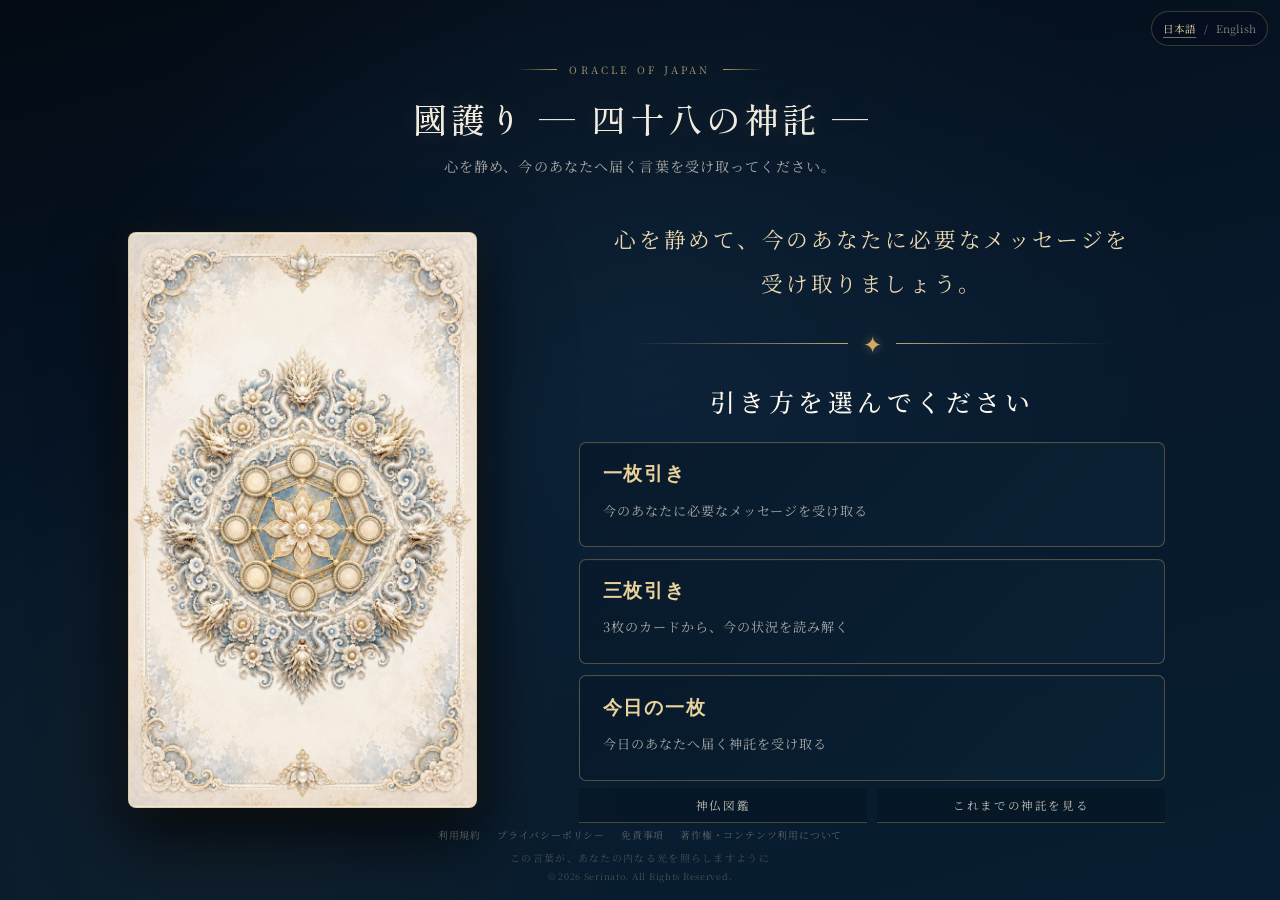
<file: index.html>
<!doctype html>
<html lang="ja">
  <head>
    <meta charset="UTF-8" />
    <meta name="viewport" content="width=device-width, initial-scale=1.0, maximum-scale=1.0, user-scalable=no" />
    <meta name="description" content="静かな心で一枚を引く、和モダンなオラクルカードアプリ" />
    <meta name="theme-color" content="#061226" />
    <meta name="mobile-web-app-capable" content="yes" />
    <meta name="apple-mobile-web-app-capable" content="yes" />
    <meta name="apple-mobile-web-app-status-bar-style" content="black-translucent" />
    <meta name="apple-mobile-web-app-title" content="國護り" />
    <title>國護り ― 四十八の神託 ― | Oracle Card</title>
    <link rel="manifest" href="manifest.webmanifest" />
    <link rel="icon" type="image/png" sizes="32x32" href="images/icons/app-icon-32.png" />
    <link rel="apple-touch-icon" sizes="120x120" href="images/icons/app-icon-120.png" />
    <link rel="apple-touch-icon" sizes="152x152" href="images/icons/app-icon-152.png" />
    <link rel="apple-touch-icon" sizes="167x167" href="images/icons/app-icon-167.png" />
    <link rel="apple-touch-icon" sizes="180x180" href="images/icons/app-icon-180.png" />
    <link rel="preload" as="image" href="images/icons/app-icon-192.png" />
    <link rel="stylesheet" href="style.css?v=20260909-15" />
    <!-- 読み込み順: データ → SPECIAL演出 → 各機能 → 起動 -->
    <script src="js/card-data.js?v=20260908-2" defer></script>
    <script src="js/translations-en.js?v=20260908-7" defer></script>
    <script src="js/encyclopedia-data.js?v=20260908-1" defer></script>
    <script src="js/i18n.js?v=20260903-6" defer></script>
    <script src="js/analytics.js?v=20260903-3" defer></script>
    <script src="js/special-effects.js" defer></script>
    <script src="js/shuffle-effects.js" defer></script>
    <script src="js/card-modal.js?v=20260908-2" defer></script>
    <script src="js/three-card-shuffle.js?v=20260908-16" defer></script>
    <script src="js/encyclopedia.js?v=20260908-5" defer></script>
    <script src="js/navigation.js?v=20260908-2" defer></script>
    <script src="js/one-card.js?v=20260903-18" defer></script>
    <script src="js/three-card-reading-engine.js?v=20260903-1" defer></script>
    <script src="js/three-card.js?v=20260903-19" defer></script>
    <script src="js/daily-oracle.js?v=20260908-20" defer></script>
    <script src="js/history.js?v=20260908-2" defer></script>
    <script src="js/image-protection.js" defer></script>
    <script src="js/app.js?v=20260908-1" defer></script>
    <script src="js/launch-screen.js?v=20260831-16" defer></script>
    <script src="js/pwa.js?v=20260908-3" defer></script>
  </head>
  <body>
    <div class="launch-screen" id="launch-screen" role="status" aria-label="國護りを起動しています">
      <div class="launch-screen__center">
        <img class="launch-screen__icon" src="images/icons/app-icon-192.png" alt="" />
        <p class="launch-screen__title">國護り</p>
        <p class="launch-screen__subtitle">四十八の神託</p>
      </div>
      <p class="launch-screen__brand">Serinato</p>
    </div>
    <div class="ambient ambient--one" aria-hidden="true"></div>
    <div class="ambient ambient--two" aria-hidden="true"></div>
    <button class="global-home" id="global-home" type="button" hidden><span aria-hidden="true">‹</span> ホーム</button>

    <main class="oracle" aria-labelledby="page-title">
      <header class="intro">
        <p class="eyebrow"><span></span> ORACLE OF JAPAN <span></span></p>
        <h1 id="page-title">國護り <span>― 四十八の神託 ―</span></h1>
        <p class="lead">心を静め、今のあなたへ届く言葉を受け取ってください。</p>
      </header>

      <section class="draw-selection view" id="draw-selection" aria-labelledby="selection-title">
        <div class="selection-card" aria-hidden="true">
          <img src="images/web/card-back.jpg" alt="" />
        </div>

        <div class="selection-panel">
          <p class="selection-message">心を静めて、今のあなたに必要なメッセージを<br />受け取りましょう。</p>
          <div class="ritual-divider" aria-hidden="true"><span>✦</span></div>
          <h2 id="selection-title">引き方を選んでください</h2>

          <div class="draw-options">
            <button class="draw-option" id="choose-one" type="button">
              <span class="draw-option__title">一枚引き</span>
              <span class="draw-option__description">今のあなたに必要なメッセージを受け取る</span>
              <span class="draw-option__mark" aria-hidden="true"></span>
            </button>
            <button class="draw-option" id="choose-three" type="button">
              <span class="draw-option__title">三枚引き</span>
              <span class="draw-option__description">3枚のカードから、今の状況を読み解く</span>
              <span class="draw-option__mark" aria-hidden="true"></span>
            </button>
            <button class="draw-option" id="choose-daily" type="button">
              <span class="draw-option__title">今日の一枚</span>
              <span class="draw-option__description">今日のあなたへ届く神託を受け取る</span>
              <span class="draw-option__mark" aria-hidden="true"></span>
            </button>
          </div>
          <div class="secondary-menu-actions">
            <button class="history-menu-button" id="choose-encyclopedia" type="button" data-i18n-ignore="true">神仏図鑑</button>
            <button class="history-menu-button" id="choose-history" type="button">これまでの神託を見る</button>
          </div>
        </div>
      </section>

      <section class="reading view" id="one-card-reading" aria-label="1枚引きオラクルカードリーディング" hidden>
        <div class="card-stage">
          <div class="card" id="oracle-card">
            <div class="card__inner">
              <div class="card__face card__back" aria-hidden="true">
                <img src="images/web/card-back.jpg" alt="" />
              </div>

              <article class="card__face card__front" aria-live="polite">
                <img id="card-image" src="images/web/card-back.jpg" alt="" />
                <div class="card__shade"></div>
                <div class="card__content">
                  <p class="card__number" id="card-number">壱</p>
                  <h2 id="card-name">静寂の月</h2>
                  <p class="card__deity" id="card-deity" hidden></p>
                  <div class="divider" aria-hidden="true"><span>◆</span></div>
                  <p class="card__message" id="card-message">答えは、静けさの中であなたを待っています。</p>
                </div>
              </article>
            </div>
          </div>
        </div>

        <div class="action-area">
          <p class="prompt" id="prompt">心を静めて、今のあなたに<br />必要なメッセージを受け取りましょう。</p>
          <div class="ritual-divider" aria-hidden="true"><span>✦</span></div>
          <p class="guidance">深呼吸をして、直感を信じてください。<br />カードがあなたの道を照らします。</p>
          <button class="draw-button" id="draw-button" type="button">
            <span class="button-flare" aria-hidden="true"></span>
            <span id="button-label">カードを引く</span>
            <span class="button-star" aria-hidden="true">✷</span>
          </button>
          <p class="hint">準備が整ったら、ボタンをタップしてください。</p>
          <button class="return-button one-card-return" id="one-card-return" type="button">ホームへ戻る</button>
          <div class="ritual-divider ritual-divider--moon" aria-hidden="true"><span>☾</span></div>
        </div>
      </section>

      <section class="three-card-shuffle view" id="three-card-shuffle" aria-labelledby="shuffle-title" hidden>
        <header class="shuffle-header">
          <p class="eyebrow"><span></span> CARD SHUFFLE <span></span></p>
          <h2 id="shuffle-title">三枚の神託を選ぶ</h2>
          <p id="shuffle-instruction" aria-live="polite">カードをシャッフルしています</p>
          <p class="shuffle-question-guidance">あなたが知りたいと思っていることを心に思い浮かべながら、カードを選んでください。</p>
        </header>

        <div class="shuffle-table is-riffling" id="shuffle-table" aria-label="カードのシャッフルと選択エリア">
          <div class="riffle-deck riffle-deck--left" id="riffle-left" aria-hidden="true"></div>
          <div class="riffle-deck riffle-deck--right" id="riffle-right" aria-hidden="true"></div>
          <div class="scatter-deck" id="scatter-deck" hidden></div>
          <div class="swipe-guide" id="swipe-guide" aria-hidden="true"><span>↑</span> 上にスワイプしてシャッフル終了</div>
        </div>

        <p class="selection-progress" id="selection-progress" aria-live="polite">選択 0 / 3</p>
        <div class="shuffle-controls">
          <button class="draw-button shuffle-finish" id="finish-riffle" type="button">シャッフル終了</button>
          <button class="return-button" id="restart-shuffle" type="button">最初からやり直す</button>
          <button class="return-button" id="shuffle-return" type="button">ホームへ戻る</button>
        </div>
      </section>

      <section class="three-card-reading view" id="three-card-reading" aria-labelledby="three-card-title" hidden>
        <header class="three-card-header">
          <p class="eyebrow"><span></span> THREE CARD READING <span></span></p>
          <h2 id="three-card-title">3枚引き</h2>
          <p>心を静めて、今のあなたに必要な流れを受け取りましょう。</p>
        </header>

        <div class="three-card-spread" id="three-card-spread" aria-live="polite">
          <article class="three-card-slot" data-three-index="0">
            <h3>今のあなた</h3>
            <div class="three-card-shell">
              <div class="three-card-back"><img src="images/web/card-back.jpg" alt="" /></div>
              <div class="three-card-front">
                <img class="three-card-image" src="images/web/card-back.jpg" alt="" />
                <div class="three-card-caption">
                  <span class="three-card-number"></span>
                  <strong class="three-card-name"></strong>
                  <span class="three-card-deity"></span>
                </div>
              </div>
            </div>
            <div class="three-card-reading-copy">
              <p class="three-card-copy-label">このカード本来の神託</p>
              <p class="three-card-message"></p>
              <p class="three-card-copy-label">今のあなたとしての読み解き</p>
              <p class="three-card-interpretation"></p>
            </div>
          </article>

          <article class="three-card-slot" data-three-index="1">
            <h3>鍵・課題</h3>
            <div class="three-card-shell">
              <div class="three-card-back"><img src="images/web/card-back.jpg" alt="" /></div>
              <div class="three-card-front">
                <img class="three-card-image" src="images/web/card-back.jpg" alt="" />
                <div class="three-card-caption">
                  <span class="three-card-number"></span>
                  <strong class="three-card-name"></strong>
                  <span class="three-card-deity"></span>
                </div>
              </div>
            </div>
            <div class="three-card-reading-copy">
              <p class="three-card-copy-label">このカード本来の神託</p>
              <p class="three-card-message"></p>
              <p class="three-card-copy-label">鍵・課題としての読み解き</p>
              <p class="three-card-interpretation"></p>
            </div>
          </article>

          <article class="three-card-slot" data-three-index="2">
            <h3>これから</h3>
            <div class="three-card-shell">
              <div class="three-card-back"><img src="images/web/card-back.jpg" alt="" /></div>
              <div class="three-card-front">
                <img class="three-card-image" src="images/web/card-back.jpg" alt="" />
                <div class="three-card-caption">
                  <span class="three-card-number"></span>
                  <strong class="three-card-name"></strong>
                  <span class="three-card-deity"></span>
                </div>
              </div>
            </div>
            <div class="three-card-reading-copy">
              <p class="three-card-copy-label">このカード本来の神託</p>
              <p class="three-card-message"></p>
              <p class="three-card-copy-label">これからとしての読み解き</p>
              <p class="three-card-interpretation"></p>
            </div>
          </article>
        </div>

        <section class="three-card-insight" id="three-card-insight" aria-live="polite" hidden>
          <article class="integrated-oracle">
            <p class="eyebrow"><span></span> INTEGRATED ORACLE <span></span></p>
            <h3>三枚からの総合神託</h3>
            <div class="ritual-divider" aria-hidden="true"><span>✦</span></div>
            <p id="integrated-oracle-message"></p>
          </article>

          <article class="today-actions">
            <h3>今日できること</h3>
            <ol id="today-action-list"></ol>
          </article>
        </section>

        <div class="three-card-actions">
          <button class="draw-button" id="draw-three-button" type="button">
            <span class="button-flare" aria-hidden="true"></span>
            <span id="draw-three-label">3枚のカードを引く</span>
            <span class="button-star" aria-hidden="true">✷</span>
          </button>
          <button class="return-button" id="return-to-selection" type="button">ホームへ戻る</button>
        </div>
      </section>

      <section class="daily-oracle view" id="daily-oracle" aria-labelledby="daily-title" hidden>
        <header class="daily-header">
          <p class="eyebrow"><span></span> ORACLE OF THE DAY <span></span></p>
          <h2 id="daily-title">今日の一枚</h2>
          <p id="daily-date"></p>
        </header>

        <div class="daily-layout">
          <div class="daily-card-shell" id="daily-card" role="button" tabindex="0" aria-label="今日のカードを拡大表示">
            <div class="daily-card-back"><img src="images/web/card-back.jpg" alt="" /></div>
            <article class="daily-card-front">
              <img id="daily-card-image" src="images/web/card-back.jpg" alt="" />
              <div class="daily-card-shade"></div>
              <div class="daily-card-caption">
                <span id="daily-card-number"></span>
                <strong id="daily-card-name"></strong>
                <span id="daily-card-deity"></span>
              </div>
            </article>
          </div>

          <div class="daily-content">
            <p class="daily-prompt" id="daily-prompt">今日の神託は、まだ静かにあなたを待っています。</p>
            <p class="daily-once-notice">今日の一枚引きは1日一回だけです</p>
            <p class="daily-message" id="daily-card-message"></p>
            <section class="shrine-info" id="daily-shrine-info" hidden>
              <h3>ゆかりの神社仏閣</h3>
              <ul id="daily-shrine-list"></ul>
              <div class="shrine-info__notes" id="daily-shrine-notes"></div>
            </section>
            <p class="encyclopedia-unlock-notice" id="daily-encyclopedia-notice" data-i18n-ignore="true" hidden></p>
            <button class="return-button daily-encyclopedia-link" id="daily-encyclopedia-link" type="button" data-i18n-ignore="true" hidden>神仏図鑑で詳しく見る</button>
            <button class="draw-button" id="draw-daily-button" type="button">
              <span class="button-flare" aria-hidden="true"></span>
              <span id="draw-daily-label">今日の神託を受け取る</span>
              <span class="button-star" aria-hidden="true">✷</span>
            </button>
            <button class="return-button" id="daily-return" type="button">ホームへ戻る</button>
          </div>
        </div>
      </section>

      <section class="divine-encyclopedia view" id="divine-encyclopedia" aria-labelledby="encyclopedia-title" hidden>
        <header class="encyclopedia-header">
          <p class="eyebrow"><span></span> DIVINE ENCYCLOPEDIA <span></span></p>
          <h2 id="encyclopedia-title" data-i18n-ignore="true">神仏図鑑</h2>
          <p id="encyclopedia-count" data-i18n-ignore="true">神仏とのご縁　0 / 48</p>
          <p class="encyclopedia-unlock-guide" id="encyclopedia-unlock-guide" data-i18n-ignore="true">今日の一枚で出会うと解放されます</p>
        </header>
        <div class="encyclopedia-grid" id="encyclopedia-grid"></div>
        <button class="return-button" id="encyclopedia-return" type="button" data-i18n-ignore="true">ホームへ戻る</button>
      </section>

      <section class="encyclopedia-detail view" id="encyclopedia-detail" aria-labelledby="encyclopedia-detail-title" hidden>
        <div id="encyclopedia-detail-content"></div>
        <button class="return-button" id="encyclopedia-detail-return" type="button" data-i18n-ignore="true">神仏図鑑へ戻る</button>
      </section>

      <section class="oracle-history view" id="oracle-history" aria-labelledby="history-title" hidden>
        <header class="history-header">
          <p class="eyebrow"><span></span> ORACLE HISTORY <span></span></p>
          <h2 id="history-title">神託の履歴</h2>
          <p>これまでに受け取った「今日の一枚」を振り返れます。</p>
        </header>
        <div class="history-list" id="history-list"></div>
        <p class="history-empty" id="history-empty">まだ履歴はありません。</p>
        <button class="return-button" id="history-return" type="button">ホームへ戻る</button>
      </section>
    </main>

    <div class="card-modal" id="card-modal" hidden>
      <button class="card-modal__backdrop" id="card-modal-backdrop" type="button" aria-label="拡大表示を閉じる"></button>
      <div class="card-modal__dialog" role="dialog" aria-modal="true" aria-labelledby="card-modal-title">
        <button class="card-modal__close" id="card-modal-close" type="button" aria-label="閉じる">×</button>
        <img id="card-modal-image" src="images/web/card-back.jpg" alt="" />
        <div class="card-modal__caption">
          <span id="card-modal-number"></span>
          <strong id="card-modal-title"></strong>
          <span id="card-modal-deity"></span>
        </div>
        <section class="shrine-info card-modal__shrine-info" id="card-modal-shrine-info" hidden>
          <h3>ゆかりの神社仏閣</h3>
          <ul id="card-modal-shrine-list"></ul>
          <div class="shrine-info__notes" id="card-modal-shrine-notes"></div>
        </section>
      </div>
    </div>

    <footer>
      <span class="footer-mark">◇</span>
      <nav class="footer-links" aria-label="規約とポリシー">
        <a href="terms/">利用規約</a>
        <a href="privacy/">プライバシーポリシー</a>
        <a href="disclaimer/">免責事項</a>
        <a href="copyright/">著作権・コンテンツ利用について</a>
      </nav>
      <p>この言葉が、あなたの内なる光を照らしますように</p>
      <p class="footer-copyright">© 2026 Serinato. All Rights Reserved.</p>
    </footer>
  </body>
</html>
</file>
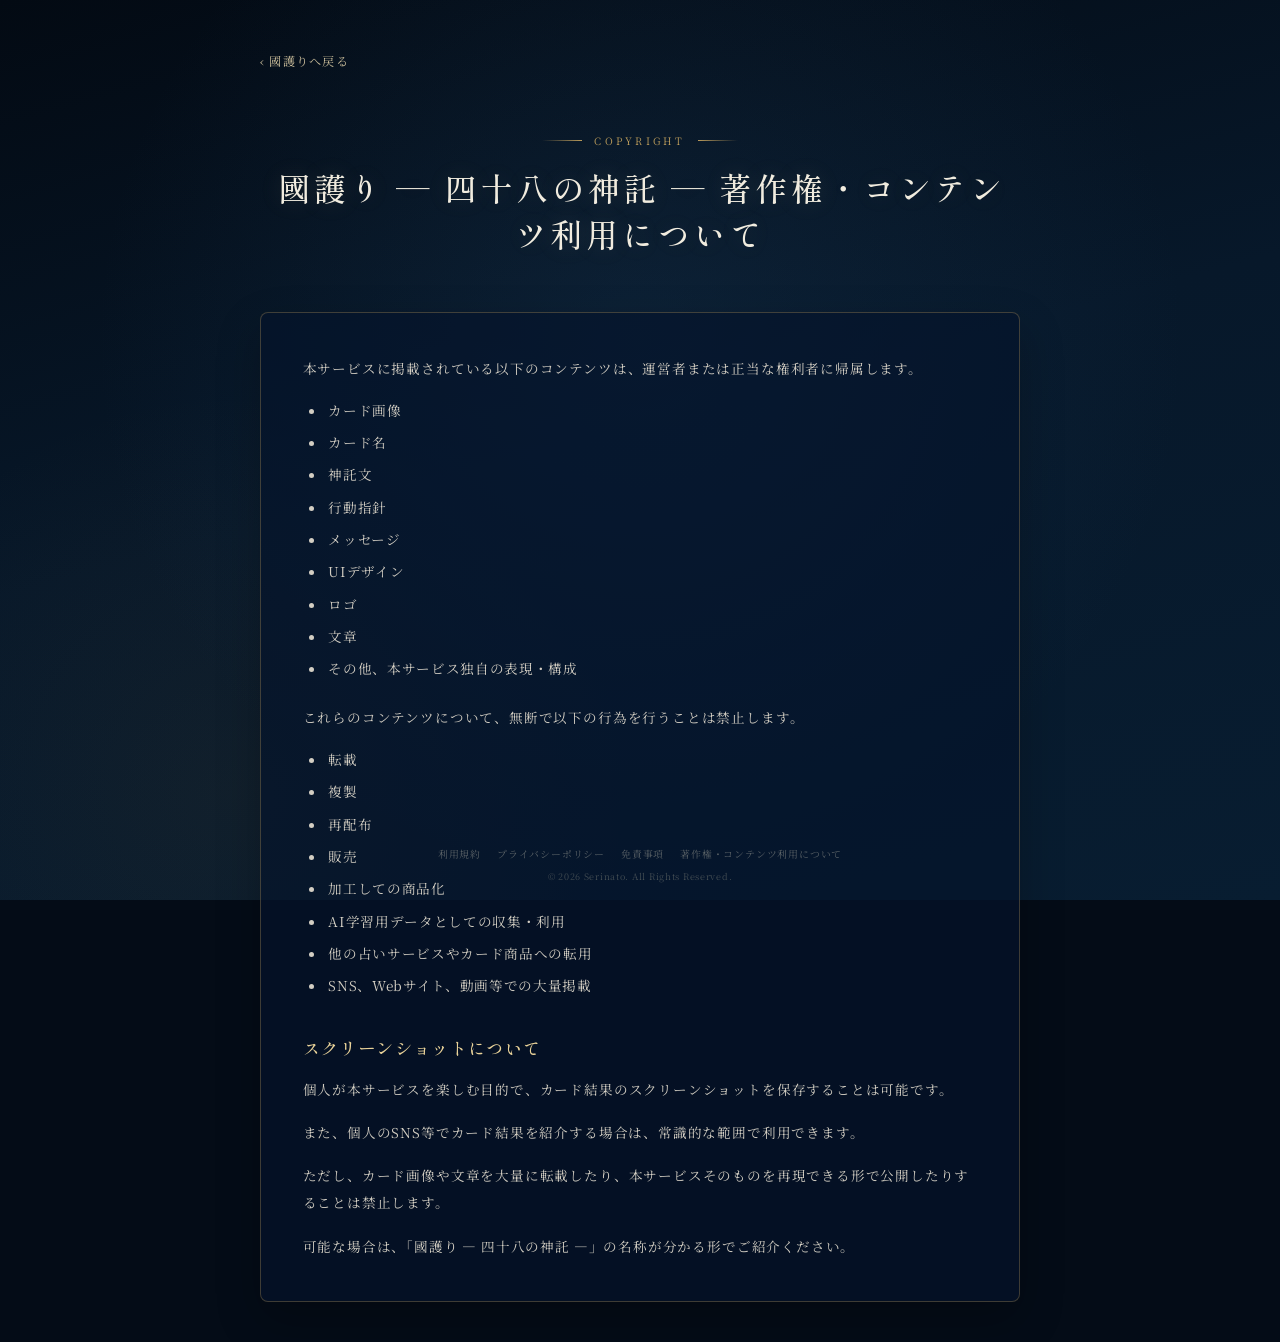
<file: copyright/index.html>
<!doctype html>
<html lang="ja">
  <head>
    <meta charset="UTF-8" />
    <meta name="viewport" content="width=device-width, initial-scale=1.0" />
    <meta name="theme-color" content="#061226" />
    <title>著作権・コンテンツ利用について | 國護り</title>
    <link rel="manifest" href="../manifest.webmanifest" />
    <link rel="icon" type="image/png" sizes="32x32" href="../images/icons/app-icon-32.png" />
    <link rel="apple-touch-icon" sizes="180x180" href="../images/icons/app-icon-180.png" />
    <link rel="stylesheet" href="../style.css?v=20260903-4" />
    <script src="../js/analytics.js?v=20260903-2" defer></script>
  </head>
  <body class="legal-page">
    <main class="legal-shell">
      <a class="legal-back" href="../">‹ 國護りへ戻る</a>
      <header class="legal-header" id="copyright-header-ja">
        <p class="eyebrow"><span></span> COPYRIGHT <span></span></p>
        <h1>國護り ― 四十八の神託 ― 著作権・コンテンツ利用について</h1>
      </header>
      <header class="legal-header" id="copyright-header-en" lang="en" hidden>
        <h1>COPYRIGHT</h1>
      </header>
      <article class="legal-panel" id="copyright-content-ja">
        <p>本サービスに掲載されている以下のコンテンツは、運営者または正当な権利者に帰属します。</p>
        <ul>
          <li>カード画像</li>
          <li>カード名</li>
          <li>神託文</li>
          <li>行動指針</li>
          <li>メッセージ</li>
          <li>UIデザイン</li>
          <li>ロゴ</li>
          <li>文章</li>
          <li>その他、本サービス独自の表現・構成</li>
        </ul>

        <p>これらのコンテンツについて、無断で以下の行為を行うことは禁止します。</p>
        <ul>
          <li>転載</li>
          <li>複製</li>
          <li>再配布</li>
          <li>販売</li>
          <li>加工しての商品化</li>
          <li>AI学習用データとしての収集・利用</li>
          <li>他の占いサービスやカード商品への転用</li>
          <li>SNS、Webサイト、動画等での大量掲載</li>
        </ul>

        <h2>スクリーンショットについて</h2>
        <p>個人が本サービスを楽しむ目的で、カード結果のスクリーンショットを保存することは可能です。</p>
        <p>また、個人のSNS等でカード結果を紹介する場合は、常識的な範囲で利用できます。</p>
        <p>ただし、カード画像や文章を大量に転載したり、本サービスそのものを再現できる形で公開したりすることは禁止します。</p>
        <p>可能な場合は、「國護り ― 四十八の神託 ―」の名称が分かる形でご紹介ください。</p>
      </article>
      <article class="legal-panel" id="copyright-content-en" lang="en" hidden>
        <p>The following content published through the Service belongs to the operator or the respective lawful rights holder:</p>
        <ul>
          <li>Card images</li>
          <li>Card names</li>
          <li>Oracle texts</li>
          <li>Action guidance</li>
          <li>Messages</li>
          <li>User-interface design</li>
          <li>Logos</li>
          <li>Written content</li>
          <li>Other original expressions and arrangements used in the Service</li>
        </ul>

        <p>The following unauthorized uses of this content are prohibited:</p>
        <ul>
          <li>Republishing</li>
          <li>Reproduction</li>
          <li>Redistribution</li>
          <li>Sale</li>
          <li>Commercialization after modification</li>
          <li>Collection or use as training data for artificial intelligence</li>
          <li>Reuse in other divination services or card products</li>
          <li>Large-scale publication on social media, websites, videos, or other media</li>
        </ul>

        <h2>Screenshots</h2>
        <p>Individuals may save screenshots of card-reading results for the purpose of enjoying the Service personally.</p>
        <p>Card-reading results may also be shared on an individual’s social-media account or similar channel within reasonable limits.</p>
        <p>However, users may not reproduce large quantities of card images or text, or publish them in a form that enables the Service itself to be recreated.</p>
        <p>Where possible, please identify the Service by the name “Kunimamori — Forty-Eight Divine Messages” when sharing it.</p>
      </article>
    </main>
    <footer>
      <nav class="footer-links" aria-label="規約とポリシー">
        <a href="../terms/">利用規約</a><a href="../privacy/">プライバシーポリシー</a><a href="../disclaimer/">免責事項</a><a href="../copyright/" aria-current="page">著作権・コンテンツ利用について</a>
      </nav>
      <p class="footer-copyright">© 2026 Serinato. All Rights Reserved.</p>
    </footer>
    <script>
      (function () {
        "use strict";

        var language = "ja";
        try {
          language = window.localStorage.getItem("kunimamori-language") === "en" ? "en" : "ja";
        } catch (_) {
          language = "ja";
        }

        if (language !== "en") return;

        document.documentElement.lang = "en";
        document.title = "Kunimamori — Forty-Eight Divine Messages — Copyright and Content Use";
        document.getElementById("copyright-header-ja").hidden = true;
        document.getElementById("copyright-content-ja").hidden = true;
        document.getElementById("copyright-header-en").hidden = false;
        document.getElementById("copyright-content-en").hidden = false;
        document.querySelector(".legal-back").textContent = "‹ Back to Kunimamori";

        var footerLabels = ["Terms of Use", "Privacy Policy", "Disclaimer", "Copyright and Content Use"];
        document.querySelectorAll(".footer-links a").forEach(function (link, index) {
          link.textContent = footerLabels[index];
        });
      })();
    </script>
  </body>
</html>
</file>
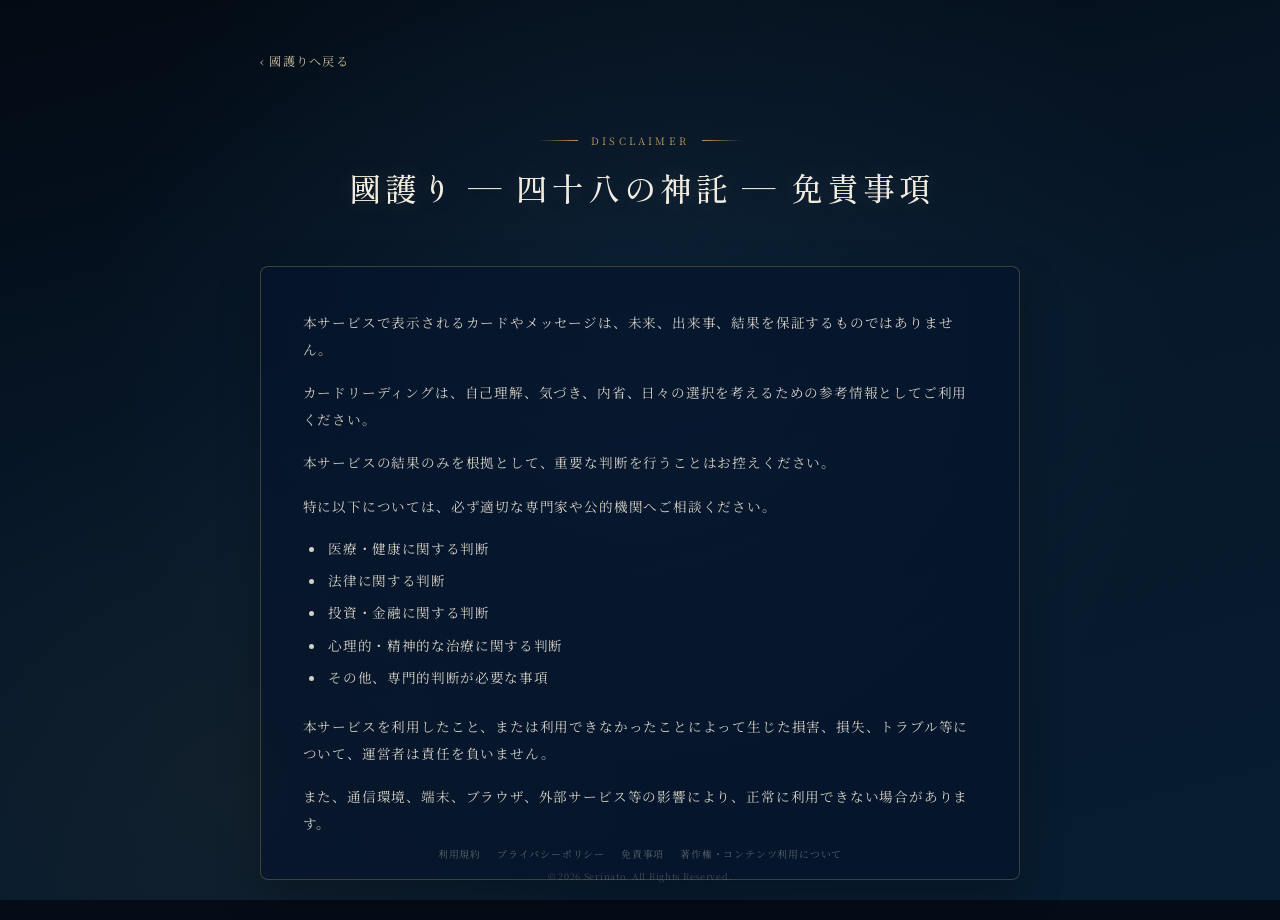
<file: disclaimer/index.html>
<!doctype html>
<html lang="ja">
  <head>
    <meta charset="UTF-8" />
    <meta name="viewport" content="width=device-width, initial-scale=1.0" />
    <meta name="theme-color" content="#061226" />
    <title>免責事項 | 國護り</title>
    <link rel="manifest" href="../manifest.webmanifest" />
    <link rel="icon" type="image/png" sizes="32x32" href="../images/icons/app-icon-32.png" />
    <link rel="apple-touch-icon" sizes="180x180" href="../images/icons/app-icon-180.png" />
    <link rel="stylesheet" href="../style.css?v=20260903-4" />
    <script src="../js/analytics.js?v=20260903-2" defer></script>
  </head>
  <body class="legal-page">
    <main class="legal-shell">
      <a class="legal-back" href="../">‹ 國護りへ戻る</a>
      <header class="legal-header" id="disclaimer-header-ja">
        <p class="eyebrow"><span></span> DISCLAIMER <span></span></p>
        <h1>國護り ― 四十八の神託 ― 免責事項</h1>
      </header>
      <header class="legal-header" id="disclaimer-header-en" lang="en" hidden>
        <h1>DISCLAIMER</h1>
      </header>
      <article class="legal-panel" id="disclaimer-content-ja">
        <p>本サービスで表示されるカードやメッセージは、未来、出来事、結果を保証するものではありません。</p>
        <p>カードリーディングは、自己理解、気づき、内省、日々の選択を考えるための参考情報としてご利用ください。</p>
        <p>本サービスの結果のみを根拠として、重要な判断を行うことはお控えください。</p>
        <p>特に以下については、必ず適切な専門家や公的機関へご相談ください。</p>
        <ul>
          <li>医療・健康に関する判断</li>
          <li>法律に関する判断</li>
          <li>投資・金融に関する判断</li>
          <li>心理的・精神的な治療に関する判断</li>
          <li>その他、専門的判断が必要な事項</li>
        </ul>
        <p>本サービスを利用したこと、または利用できなかったことによって生じた損害、損失、トラブル等について、運営者は責任を負いません。</p>
        <p>また、通信環境、端末、ブラウザ、外部サービス等の影響により、正常に利用できない場合があります。</p>
      </article>
      <article class="legal-panel" id="disclaimer-content-en" lang="en" hidden>
        <p>The cards and messages displayed by the Service do not guarantee any future event, occurrence, or outcome.</p>
        <p>Card readings should be used as reference information for self-understanding, personal insight, reflection, and consideration of everyday choices.</p>
        <p>Please do not make important decisions based solely on the results provided by the Service.</p>
        <p>In particular, always consult an appropriately qualified professional or relevant public authority regarding the following matters:</p>
        <ul>
          <li>Medical or health-related decisions</li>
          <li>Legal decisions</li>
          <li>Investment or financial decisions</li>
          <li>Decisions concerning psychological or mental-health treatment</li>
          <li>Any other matter requiring professional judgment</li>
        </ul>
        <p>The operator assumes no responsibility for any damage, loss, dispute, or other issue arising from the use of, or inability to use, the Service.</p>
        <p>The Service may not function properly due to the user’s communications environment, device, browser, external services, or other factors.</p>
      </article>
    </main>
    <footer>
      <nav class="footer-links" aria-label="規約とポリシー">
        <a href="../terms/">利用規約</a><a href="../privacy/">プライバシーポリシー</a><a href="../disclaimer/" aria-current="page">免責事項</a><a href="../copyright/">著作権・コンテンツ利用について</a>
      </nav>
      <p class="footer-copyright">© 2026 Serinato. All Rights Reserved.</p>
    </footer>
    <script>
      (function () {
        "use strict";

        var language = "ja";
        try {
          language = window.localStorage.getItem("kunimamori-language") === "en" ? "en" : "ja";
        } catch (_) {
          language = "ja";
        }

        if (language !== "en") return;

        document.documentElement.lang = "en";
        document.title = "Kunimamori — Forty-Eight Divine Messages — Disclaimer";
        document.getElementById("disclaimer-header-ja").hidden = true;
        document.getElementById("disclaimer-content-ja").hidden = true;
        document.getElementById("disclaimer-header-en").hidden = false;
        document.getElementById("disclaimer-content-en").hidden = false;
        document.querySelector(".legal-back").textContent = "‹ Back to Kunimamori";

        var footerLabels = ["Terms of Use", "Privacy Policy", "Disclaimer", "Copyright and Content Use"];
        document.querySelectorAll(".footer-links a").forEach(function (link, index) {
          link.textContent = footerLabels[index];
        });
      })();
    </script>
  </body>
</html>
</file>
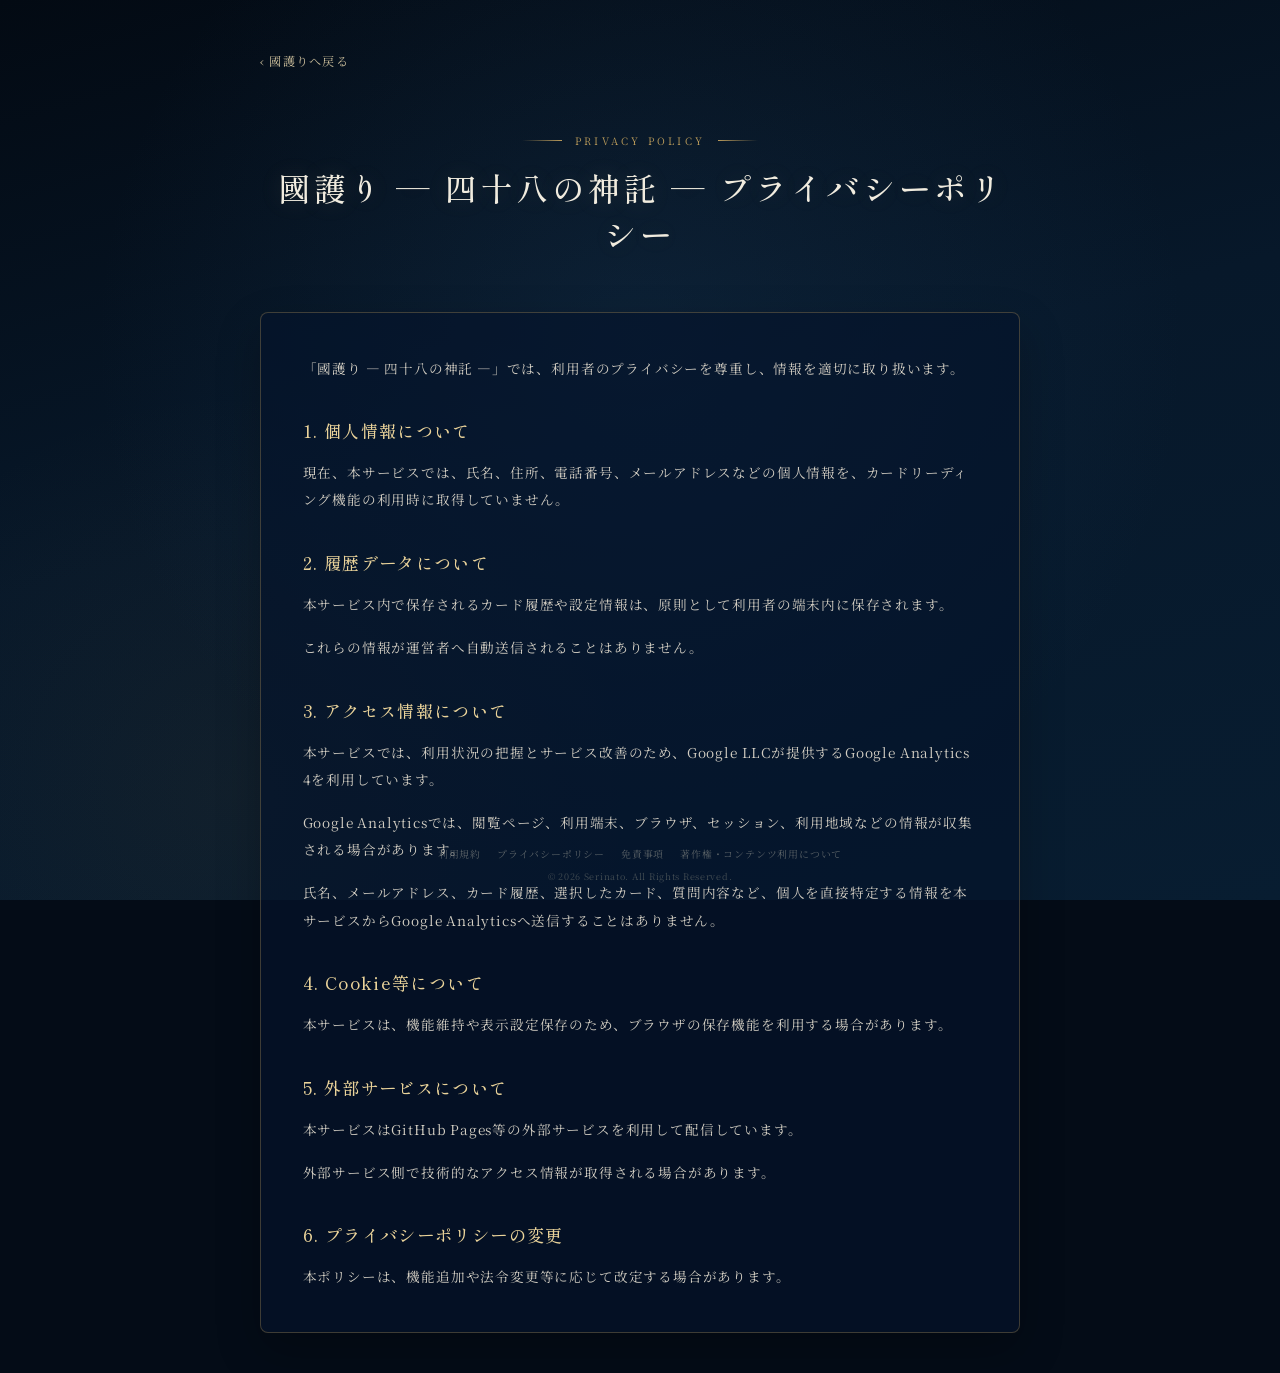
<file: privacy/index.html>
<!doctype html>
<html lang="ja">
  <head>
    <meta charset="UTF-8" />
    <meta name="viewport" content="width=device-width, initial-scale=1.0" />
    <meta name="theme-color" content="#061226" />
    <title>プライバシーポリシー | 國護り</title>
    <link rel="manifest" href="../manifest.webmanifest" />
    <link rel="icon" type="image/png" sizes="32x32" href="../images/icons/app-icon-32.png" />
    <link rel="apple-touch-icon" sizes="180x180" href="../images/icons/app-icon-180.png" />
    <link rel="stylesheet" href="../style.css?v=20260903-4" />
    <script src="../js/analytics.js?v=20260903-2" defer></script>
  </head>
  <body class="legal-page">
    <main class="legal-shell">
      <a class="legal-back" href="../">‹ 國護りへ戻る</a>
      <header class="legal-header" id="privacy-header-ja">
        <p class="eyebrow"><span></span> PRIVACY POLICY <span></span></p>
        <h1>國護り ― 四十八の神託 ― プライバシーポリシー</h1>
      </header>
      <header class="legal-header" id="privacy-header-en" lang="en" hidden>
        <h1>PRIVACY POLICY</h1>
      </header>
      <article class="legal-panel" id="privacy-content-ja">
        <p>「國護り ― 四十八の神託 ―」では、利用者のプライバシーを尊重し、情報を適切に取り扱います。</p>

        <h2>1. 個人情報について</h2>
        <p>現在、本サービスでは、氏名、住所、電話番号、メールアドレスなどの個人情報を、カードリーディング機能の利用時に取得していません。</p>

        <h2>2. 履歴データについて</h2>
        <p>本サービス内で保存されるカード履歴や設定情報は、原則として利用者の端末内に保存されます。</p>
        <p>これらの情報が運営者へ自動送信されることはありません。</p>

        <h2>3. アクセス情報について</h2>
        <p>本サービスでは、利用状況の把握とサービス改善のため、Google LLCが提供するGoogle Analytics 4を利用しています。</p>
        <p>Google Analyticsでは、閲覧ページ、利用端末、ブラウザ、セッション、利用地域などの情報が収集される場合があります。</p>
        <p>氏名、メールアドレス、カード履歴、選択したカード、質問内容など、個人を直接特定する情報を本サービスからGoogle Analyticsへ送信することはありません。</p>

        <h2>4. Cookie等について</h2>
        <p>本サービスは、機能維持や表示設定保存のため、ブラウザの保存機能を利用する場合があります。</p>

        <h2>5. 外部サービスについて</h2>
        <p>本サービスはGitHub Pages等の外部サービスを利用して配信しています。</p>
        <p>外部サービス側で技術的なアクセス情報が取得される場合があります。</p>

        <h2>6. プライバシーポリシーの変更</h2>
        <p>本ポリシーは、機能追加や法令変更等に応じて改定する場合があります。</p>
      </article>
      <article class="legal-panel" id="privacy-content-en" lang="en" hidden>
        <p>“Kunimamori — Forty-Eight Divine Messages” respects users’ privacy and handles information appropriately.</p>

        <h2>1. Personal Information</h2>
        <p>At present, the Service does not collect personal information such as names, addresses, telephone numbers, or email addresses when users access its card-reading features.</p>

        <h2>2. Reading History Data</h2>
        <p>Card-reading history and settings saved within the Service are, in principle, stored locally on the user’s device.</p>
        <p>This information is not automatically transmitted to the operator.</p>

        <h2>3. Analytics Data</h2>
        <p>The Service uses Google Analytics 4, provided by Google LLC, to understand usage and improve the Service.</p>
        <p>Google Analytics may collect information such as pages viewed, device type, browser, session data, and approximate geographic region.</p>
        <p>The Service does not send information that directly identifies an individual—such as a name, email address, card-reading history, selected cards, or the content of a question—to Google Analytics.</p>

        <h2>4. Cookies and Similar Technologies</h2>
        <p>The Service may use browser storage features to maintain functionality and save display preferences.</p>

        <h2>5. External Services</h2>
        <p>The Service is delivered using external services, including GitHub Pages.</p>
        <p>Such external services may collect technical access information.</p>

        <h2>6. Changes to This Privacy Policy</h2>
        <p>This Policy may be revised in response to added functionality, changes in applicable laws or regulations, or other circumstances.</p>
      </article>
    </main>
    <footer>
      <nav class="footer-links" aria-label="規約とポリシー">
        <a href="../terms/">利用規約</a><a href="../privacy/" aria-current="page">プライバシーポリシー</a><a href="../disclaimer/">免責事項</a><a href="../copyright/">著作権・コンテンツ利用について</a>
      </nav>
      <p class="footer-copyright">© 2026 Serinato. All Rights Reserved.</p>
    </footer>
    <script>
      (function () {
        "use strict";

        var language = "ja";
        try {
          language = window.localStorage.getItem("kunimamori-language") === "en" ? "en" : "ja";
        } catch (_) {
          language = "ja";
        }

        if (language !== "en") return;

        document.documentElement.lang = "en";
        document.title = "Kunimamori — Forty-Eight Divine Messages — Privacy Policy";
        document.getElementById("privacy-header-ja").hidden = true;
        document.getElementById("privacy-content-ja").hidden = true;
        document.getElementById("privacy-header-en").hidden = false;
        document.getElementById("privacy-content-en").hidden = false;
        document.querySelector(".legal-back").textContent = "‹ Back to Kunimamori";

        var footerLabels = ["Terms of Use", "Privacy Policy", "Disclaimer", "Copyright and Content Use"];
        document.querySelectorAll(".footer-links a").forEach(function (link, index) {
          link.textContent = footerLabels[index];
        });
      })();
    </script>
  </body>
</html>
</file>
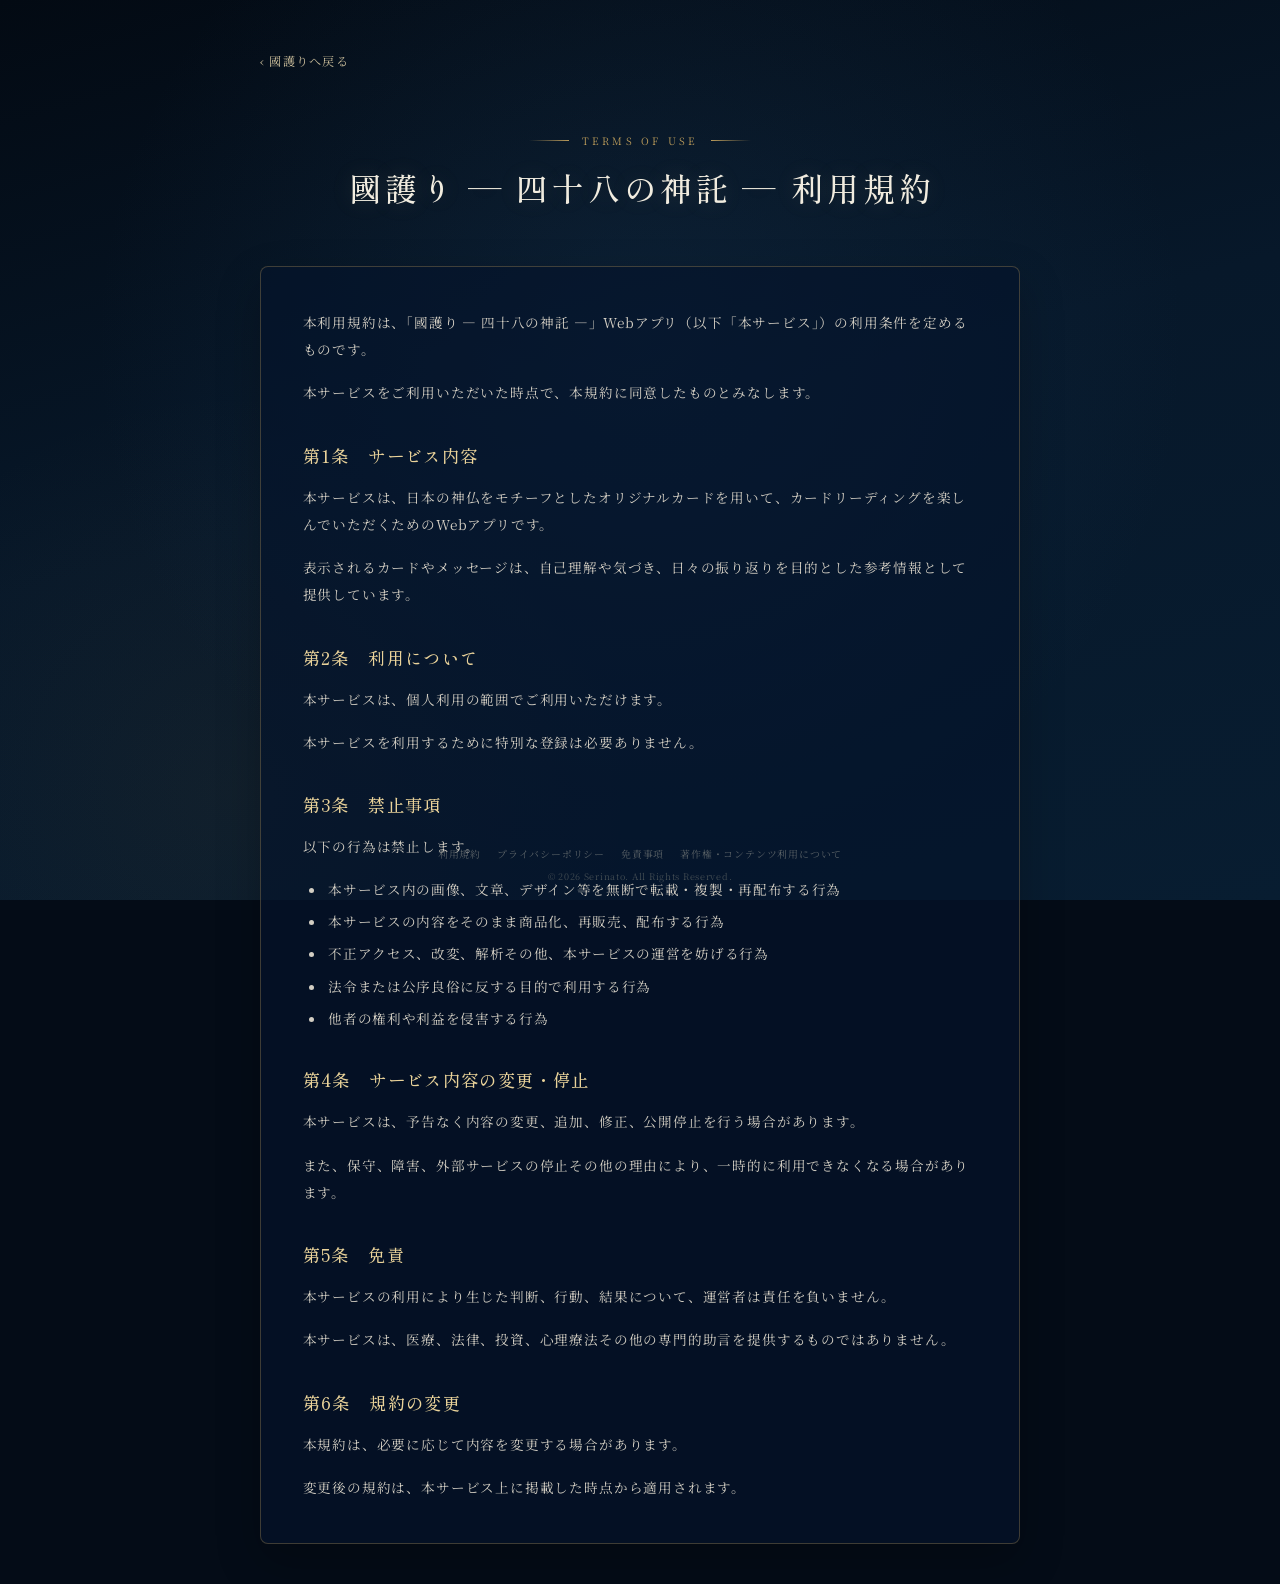
<file: terms/index.html>
<!doctype html>
<html lang="ja">
  <head>
    <meta charset="UTF-8" />
    <meta name="viewport" content="width=device-width, initial-scale=1.0" />
    <meta name="theme-color" content="#061226" />
    <title>利用規約 | 國護り</title>
    <link rel="manifest" href="../manifest.webmanifest" />
    <link rel="icon" type="image/png" sizes="32x32" href="../images/icons/app-icon-32.png" />
    <link rel="apple-touch-icon" sizes="180x180" href="../images/icons/app-icon-180.png" />
    <link rel="stylesheet" href="../style.css?v=20260903-4" />
    <script src="../js/analytics.js?v=20260903-2" defer></script>
  </head>
  <body class="legal-page">
    <main class="legal-shell">
      <a class="legal-back" href="../">‹ 國護りへ戻る</a>
      <header class="legal-header" id="terms-header-ja">
        <p class="eyebrow"><span></span> TERMS OF USE <span></span></p>
        <h1>國護り ― 四十八の神託 ― 利用規約</h1>
      </header>
      <header class="legal-header" id="terms-header-en" lang="en" hidden>
        <h1>TERMS OF USE</h1>
      </header>
      <article class="legal-panel" id="terms-content-ja">
        <p>本利用規約は、「國護り ― 四十八の神託 ―」Webアプリ（以下「本サービス」）の利用条件を定めるものです。</p>
        <p>本サービスをご利用いただいた時点で、本規約に同意したものとみなします。</p>

        <h2>第1条　サービス内容</h2>
        <p>本サービスは、日本の神仏をモチーフとしたオリジナルカードを用いて、カードリーディングを楽しんでいただくためのWebアプリです。</p>
        <p>表示されるカードやメッセージは、自己理解や気づき、日々の振り返りを目的とした参考情報として提供しています。</p>

        <h2>第2条　利用について</h2>
        <p>本サービスは、個人利用の範囲でご利用いただけます。</p>
        <p>本サービスを利用するために特別な登録は必要ありません。</p>

        <h2>第3条　禁止事項</h2>
        <p>以下の行為は禁止します。</p>
        <ul>
          <li>本サービス内の画像、文章、デザイン等を無断で転載・複製・再配布する行為</li>
          <li>本サービスの内容をそのまま商品化、再販売、配布する行為</li>
          <li>不正アクセス、改変、解析その他、本サービスの運営を妨げる行為</li>
          <li>法令または公序良俗に反する目的で利用する行為</li>
          <li>他者の権利や利益を侵害する行為</li>
        </ul>

        <h2>第4条　サービス内容の変更・停止</h2>
        <p>本サービスは、予告なく内容の変更、追加、修正、公開停止を行う場合があります。</p>
        <p>また、保守、障害、外部サービスの停止その他の理由により、一時的に利用できなくなる場合があります。</p>

        <h2>第5条　免責</h2>
        <p>本サービスの利用により生じた判断、行動、結果について、運営者は責任を負いません。</p>
        <p>本サービスは、医療、法律、投資、心理療法その他の専門的助言を提供するものではありません。</p>

        <h2>第6条　規約の変更</h2>
        <p>本規約は、必要に応じて内容を変更する場合があります。</p>
        <p>変更後の規約は、本サービス上に掲載した時点から適用されます。</p>
      </article>
      <article class="legal-panel" id="terms-content-en" lang="en" hidden>
        <p>These Terms of Use set forth the conditions governing the use of the “Kunimamori — Forty-Eight Divine Messages” web application (the “Service”).</p>
        <p>By using the Service, you are deemed to have agreed to these Terms.</p>

        <h2>Article 1 — Description of the Service</h2>
        <p>The Service is a web application that allows users to enjoy card readings using original cards inspired by Japanese deities and Buddhist figures.</p>
        <p>The cards and messages displayed by the Service are provided as reference information intended to support self-understanding, personal insight, and reflection on daily life.</p>

        <h2>Article 2 — Use of the Service</h2>
        <p>The Service may be used for personal purposes.</p>
        <p>No special registration is required to use the Service.</p>

        <h2>Article 3 — Prohibited Conduct</h2>
        <p>The following conduct is prohibited:</p>
        <ul>
          <li>Reproducing, copying, or redistributing any images, text, designs, or other materials from the Service without permission</li>
          <li>Commercializing, reselling, or distributing the content of the Service in substantially unchanged form</li>
          <li>Engaging in unauthorized access, alteration, analysis, or any other conduct that interferes with the operation of the Service</li>
          <li>Using the Service for any purpose that violates applicable laws, regulations, or public order and morality</li>
          <li>Infringing upon the rights or interests of others</li>
        </ul>

        <h2>Article 4 — Changes to or Suspension of the Service</h2>
        <p>The content of the Service may be changed, supplemented, revised, or withdrawn from public access without prior notice.</p>
        <p>The Service may also become temporarily unavailable due to maintenance, system failure, suspension of an external service, or other circumstances.</p>

        <h2>Article 5 — Disclaimer</h2>
        <p>The operator assumes no responsibility for any decisions, actions, or outcomes arising from the use of the Service.</p>
        <p>The Service does not provide medical, legal, investment, psychotherapeutic, or other professional advice.</p>

        <h2>Article 6 — Changes to These Terms</h2>
        <p>These Terms may be amended as necessary.</p>
        <p>Any amended Terms will take effect when they are posted on the Service.</p>
      </article>
    </main>
    <footer>
      <nav class="footer-links" aria-label="規約とポリシー">
        <a href="../terms/" aria-current="page">利用規約</a><a href="../privacy/">プライバシーポリシー</a><a href="../disclaimer/">免責事項</a><a href="../copyright/">著作権・コンテンツ利用について</a>
      </nav>
      <p class="footer-copyright">© 2026 Serinato. All Rights Reserved.</p>
    </footer>
    <script>
      (function () {
        "use strict";

        var language = "ja";
        try {
          language = window.localStorage.getItem("kunimamori-language") === "en" ? "en" : "ja";
        } catch (_) {
          language = "ja";
        }

        if (language !== "en") return;

        document.documentElement.lang = "en";
        document.title = "Kunimamori — Forty-Eight Divine Messages — Terms of Use";
        document.getElementById("terms-header-ja").hidden = true;
        document.getElementById("terms-content-ja").hidden = true;
        document.getElementById("terms-header-en").hidden = false;
        document.getElementById("terms-content-en").hidden = false;
        document.querySelector(".legal-back").textContent = "‹ Back to Kunimamori";

        var footerLabels = ["Terms of Use", "Privacy Policy", "Disclaimer", "Copyright and Content Use"];
        document.querySelectorAll(".footer-links a").forEach(function (link, index) {
          link.textContent = footerLabels[index];
        });
      })();
    </script>
  </body>
</html>
</file>
<file: style.css>
@font-face {
  font-family: "Noto Serif JP";
  src: url("fonts/NotoSerifJP-Variable.ttf") format("truetype");
  font-style: normal;
  font-weight: 400 600;
  font-display: swap;
}

@font-face {
  font-family: "Shippori Mincho";
  src: url("fonts/ShipporiMincho-Medium.ttf") format("truetype");
  font-style: normal;
  font-weight: 500;
  font-display: swap;
}

@font-face {
  font-family: "Shippori Mincho";
  src: url("fonts/ShipporiMincho-SemiBold.ttf") format("truetype");
  font-style: normal;
  font-weight: 600;
  font-display: swap;
}

:root {
  --ink: #071016;
  --indigo: #0b1b27;
  --gold: #c8a45d;
  --gold-light: #ead39a;
  --ivory: #eee8da;
  --muted: #aaa99f;
  --card-radius: 8px;
}

* { box-sizing: border-box; }
[hidden] { display: none !important; }

.selection-card,
.card-stage,
.three-card-shell,
.daily-card-shell,
.card-modal__dialog,
.protected-image-area {
  -webkit-touch-callout: none;
  -webkit-user-select: none;
  user-select: none;
}

.is-protected-image {
  pointer-events: none;
  -webkit-user-drag: none;
  user-drag: none;
}

html { min-height: 100%; }
html, body { touch-action: pan-y; }

body {
  min-height: 100vh;
  margin: 0;
  overflow-x: hidden;
  color: var(--ivory);
  font-family: "Noto Serif JP", serif;
  background:
    radial-gradient(circle at 52% 68%, rgba(20, 91, 171, .58), transparent 48rem),
    radial-gradient(circle at 12% 45%, rgba(16, 64, 122, .38), transparent 34rem),
    linear-gradient(145deg, #030c21, #071d45 48%, #0b326d);
}

html { -webkit-text-size-adjust: 100%; }

body::before {
  position: fixed;
  inset: 0;
  z-index: -1;
  content: "";
  opacity: .28;
  pointer-events: none;
  background-image: url("data:image/svg+xml,%3Csvg viewBox='0 0 180 180' xmlns='http://www.w3.org/2000/svg'%3E%3Cfilter id='n'%3E%3CfeTurbulence type='fractalNoise' baseFrequency='.9' numOctaves='4' stitchTiles='stitch'/%3E%3C/filter%3E%3Crect width='100%25' height='100%25' filter='url(%23n)' opacity='.13'/%3E%3C/svg%3E");
}

.ambient {
  position: fixed;
  z-index: -1;
  width: 28rem;
  aspect-ratio: 1;
  border: 1px solid rgba(216, 183, 115, .1);
  border-radius: 50%;
  pointer-events: none;
}

.ambient::before, .ambient::after {
  position: absolute;
  inset: 12%;
  content: "";
  border: inherit;
  border-radius: inherit;
}

.ambient::after { inset: 28%; }
.ambient--one { top: -14rem; left: -12rem; }
.ambient--two { right: -15rem; bottom: -12rem; }

.oracle {
  width: min(100% - 3rem, 1160px);
  margin: 0 auto;
  padding: clamp(1.5rem, 3.5vw, 2.8rem) 0 2rem;
}

.intro { text-align: center; }

.eyebrow {
  display: flex;
  align-items: center;
  justify-content: center;
  gap: .8rem;
  margin: 0 0 1rem;
  color: var(--gold);
  font-size: .63rem;
  letter-spacing: .32em;
}

.eyebrow span { width: 2.5rem; height: 1px; background: linear-gradient(90deg, transparent, var(--gold)); }
.eyebrow span:last-child { transform: scaleX(-1); }

h1 {
  margin: 0;
  font-family: "Shippori Mincho", serif;
  font-size: clamp(1.65rem, 3vw, 2.45rem);
  font-weight: 500;
  letter-spacing: .18em;
  text-indent: .18em;
  text-shadow: 0 0 25px rgba(232, 204, 137, .15);
}

.lead {
  margin: .65rem auto 0;
  color: var(--muted);
  font-size: clamp(.76rem, 2vw, .9rem);
  letter-spacing: .12em;
  line-height: 1.9;
}

.view[hidden] { display: none !important; }

.view.is-scene-entering {
  transform-origin: 50% 46%;
  backface-visibility: hidden;
  animation: scene-card-turn 1.4s cubic-bezier(.18, .68, .2, 1) both;
}

@keyframes scene-card-turn {
  0% { opacity: 0; transform: perspective(1200px) rotateY(-88deg) scale(.9); filter: brightness(.42); }
  32% { opacity: .32; transform: perspective(1200px) rotateY(-58deg) scale(.94); filter: brightness(.58); }
  62% { opacity: .78; transform: perspective(1200px) rotateY(-18deg) scale(.985); filter: brightness(.84); }
  84% { opacity: 1; transform: perspective(1200px) rotateY(3deg) scale(1.004); filter: brightness(1.03); }
  100% { opacity: 1; transform: perspective(1200px) rotateY(0) scale(1); filter: brightness(1); }
}

.draw-selection {
  display: grid;
  grid-template-columns: minmax(230px, .78fr) minmax(360px, 1.22fr);
  align-items: center;
  gap: clamp(2.5rem, 7vw, 7rem);
  width: min(100%, 1050px);
  margin: clamp(1.8rem, 3vw, 2.8rem) auto 0;
}

.selection-card {
  justify-self: center;
  height: min(64vh, 630px);
  max-width: 100%;
  aspect-ratio: 977 / 1610;
  overflow: hidden;
  border: 1px solid rgba(221, 190, 122, .7);
  border-radius: var(--card-radius);
  background: #eee8da;
  box-shadow: inset 0 0 0 4px rgba(0, 0, 0, .5), inset 0 0 0 5px rgba(200, 164, 93, .18);
  filter: drop-shadow(0 26px 36px rgba(0, 0, 0, .55));
}

.selection-card img { display: block; width: 100%; height: 100%; object-fit: contain; }
.selection-panel { text-align: center; }
.selection-message {
  max-width: 35rem;
  margin: 0 auto;
  color: #ead7ae;
  font-size: clamp(1rem, 1.9vw, 1.35rem);
  letter-spacing: .12em;
  line-height: 2;
}
.selection-panel h2,
.three-card-placeholder h2 {
  margin: 0 0 1.45rem;
  color: #fffaf0;
  font-size: clamp(1.2rem, 2vw, 1.55rem);
  font-weight: 500;
  letter-spacing: .18em;
}
.draw-options { display: grid; gap: 1rem; }
.draw-option {
  position: relative;
  display: grid;
  width: 100%;
  min-height: 6.6rem;
  padding: 1.15rem 4.2rem 1.15rem 1.4rem;
  border: 1px solid rgba(232, 202, 138, .82);
  border-radius: 7px;
  color: #fffaf0;
  text-align: left;
  cursor: pointer;
  background: linear-gradient(115deg, rgba(10, 29, 57, .96), rgba(19, 54, 99, .94));
  box-shadow: 0 0 0 3px rgba(215, 179, 108, .08), inset 0 1px rgba(255, 255, 255, .08);
  transition: transform .2s, border-color .2s, box-shadow .2s, background .2s;
}
.draw-option:hover {
  transform: translateY(-2px);
  border-color: var(--gold-light);
  background: linear-gradient(115deg, rgba(17, 42, 77, .98), rgba(28, 70, 121, .96));
  box-shadow: 0 10px 28px rgba(0, 0, 0, .24), 0 0 24px rgba(200, 164, 93, .12);
}
.draw-option:focus-visible,
.return-button:focus-visible { outline: 2px solid var(--ivory); outline-offset: 4px; }
.draw-option__title { color: #ead39a; font-size: 1.18rem; font-weight: 600; letter-spacing: .2em; }
.draw-option__description { margin-top: .45rem; color: #f0eadf; font: .82rem/1.75 "Noto Serif JP", serif; letter-spacing: .08em; }
.draw-option__mark {
  position: absolute;
  top: 50%;
  right: 1.4rem;
  color: rgba(234, 211, 154, .55);
  font-size: 1.6rem;
  transform: translateY(-50%);
}

.history-menu-button {
  margin-top: 1.25rem;
  padding: .55rem 1rem;
  border: 0;
  border-bottom: 1px solid rgba(200, 164, 93, .45);
  color: #c8c2b6;
  font: .72rem "Noto Serif JP", serif;
  letter-spacing: .14em;
  cursor: pointer;
  background: transparent;
}
.history-menu-button:hover { color: var(--gold-light); }
.history-menu-button:focus-visible { outline: 2px solid var(--ivory); outline-offset: 4px; }

.three-card-reading {
  width: min(100%, 1120px);
  margin: clamp(1.5rem, 3vw, 2.4rem) auto 0;
  text-align: center;
}

.three-card-header h2 {
  margin: 0;
  color: #fffaf0;
  font-size: clamp(1.25rem, 2.2vw, 1.7rem);
  font-weight: 500;
  letter-spacing: .22em;
  text-indent: .22em;
}

.three-card-header > p:last-child {
  margin: .7rem auto 0;
  color: #ead7ae;
  font-size: clamp(.82rem, 1.4vw, 1rem);
  letter-spacing: .12em;
  line-height: 1.9;
}

.three-card-spread {
  display: grid;
  grid-template-columns: repeat(3, minmax(0, 1fr));
  gap: clamp(1.25rem, 3vw, 2.5rem);
  margin-top: 1.5rem;
}

.three-card-slot { min-width: 0; }
.three-card-slot h3 {
  display: flex;
  align-items: center;
  gap: .65rem;
  margin: 0 0 .7rem;
  color: var(--gold-light);
  font-size: .88rem;
  font-weight: 500;
  letter-spacing: .25em;
  text-indent: .25em;
}
.three-card-slot h3::before,
.three-card-slot h3::after {
  flex: 1;
  height: 1px;
  content: "";
  background: linear-gradient(90deg, transparent, rgba(221, 187, 119, .65));
}
.three-card-slot h3::after { transform: scaleX(-1); }

.three-card-shell {
  position: relative;
  width: min(100%, 290px);
  aspect-ratio: 977 / 1610;
  margin: 0 auto;
  filter: drop-shadow(0 18px 25px rgba(0, 0, 0, .48));
}

.three-card-back,
.three-card-front {
  position: absolute;
  inset: 0;
  overflow: hidden;
  border: 1px solid rgba(221, 190, 122, .7);
  border-radius: var(--card-radius);
  background: #eee8da;
  box-shadow: inset 0 0 0 3px rgba(0, 0, 0, .45), inset 0 0 0 4px rgba(200, 164, 93, .18);
}

.three-card-back { opacity: 1; transition: opacity .65s ease; }
.three-card-back img { display: block; width: 100%; height: 100%; object-fit: contain; }
.three-card-image {
  display: block;
  width: 100%;
  height: 100%;
  object-fit: cover;
  object-position: center;
}
.three-card-front { opacity: 0; background: #071016; }
.three-card-front::after {
  position: absolute;
  inset: 45% 0 0;
  content: "";
  background: linear-gradient(to bottom, transparent, rgba(2, 7, 10, .96) 88%);
}

.three-card-caption {
  position: absolute;
  z-index: 1;
  right: 1rem;
  bottom: 1rem;
  left: 1rem;
  display: grid;
  gap: .25rem;
  text-align: center;
}
.three-card-number { color: var(--gold); font-size: .62rem; letter-spacing: .22em; }
.three-card-name { color: #fffaf0; font-size: clamp(.95rem, 1.6vw, 1.2rem); font-weight: 500; letter-spacing: .16em; }
.three-card-deity { color: #e8ce91; font-size: .65rem; letter-spacing: .14em; line-height: 1.55; }
.three-card-message {
  min-height: 6.6em;
  margin: .55rem 0 0;
  color: #ddd8cc;
  font-size: clamp(.68rem, 1vw, .76rem);
  letter-spacing: .07em;
  line-height: 1.8;
  white-space: pre-line;
}

.three-card-reading-copy { margin-top: .9rem; opacity: 0; }
.three-card-copy-label {
  margin: 1rem 0 0;
  color: #d9b96f;
  font-size: .64rem;
  letter-spacing: .14em;
}
.three-card-interpretation {
  margin: .55rem 0 0;
  color: #f0eadf;
  font-size: clamp(.7rem, 1vw, .78rem);
  letter-spacing: .06em;
  line-height: 1.9;
}

.three-card-slot.is-revealed .three-card-back { opacity: 0; }
.three-card-shell.is-revealed .three-card-front { animation: three-card-reveal 1.45s ease both; }
.three-card-slot.is-revealed .three-card-reading-copy { animation: three-message-reveal 1.2s .35s ease both; }

@keyframes three-card-reveal {
  0% { opacity: 0; transform: translateY(.55rem) scale(.985); }
  100% { opacity: 1; transform: translateY(0) scale(1); }
}

@keyframes three-message-reveal {
  from { opacity: 0; transform: translateY(.35rem); }
  to { opacity: 1; transform: translateY(0); }
}

.three-card-insight {
  display: grid;
  gap: 1.25rem;
  width: min(100%, 920px);
  margin: clamp(2.4rem, 5vw, 4.2rem) auto 0;
  opacity: 0;
  transform: translateY(.65rem);
  transition: opacity 1.1s ease, transform 1.1s ease;
}
.three-card-insight[hidden] { display: none; }
.three-card-insight.is-visible { opacity: 1; transform: translateY(0); }
.integrated-oracle,
.today-actions {
  position: relative;
  padding: clamp(1.5rem, 4vw, 2.5rem);
  border: 1px solid rgba(221, 190, 122, .42);
  border-radius: 8px;
  background: linear-gradient(145deg, rgba(13, 39, 71, .82), rgba(5, 20, 43, .9));
  box-shadow: 0 18px 45px rgba(0, 0, 0, .3), inset 0 0 35px rgba(217, 185, 111, .04);
}
.integrated-oracle h3,
.today-actions h3 {
  margin: .35rem 0 0;
  color: #fffaf0;
  font-size: clamp(1.05rem, 2vw, 1.35rem);
  font-weight: 500;
  letter-spacing: .18em;
  text-indent: .18em;
}
.integrated-oracle .eyebrow { font-size: .56rem; }
#integrated-oracle-message {
  margin: 0 auto;
  color: #eee8dc;
  font-size: clamp(.78rem, 1.3vw, .9rem);
  letter-spacing: .07em;
  line-height: 2.15;
  text-align: left;
}
.today-actions { padding-top: 1.35rem; padding-bottom: 1.35rem; }
.today-actions ol {
  display: grid;
  gap: .75rem;
  margin: 1.1rem 0 0;
  padding: 0;
  list-style: none;
  counter-reset: oracle-action;
  text-align: left;
}
.today-actions li {
  position: relative;
  padding-left: 2.3rem;
  color: #e6e0d5;
  font-size: clamp(.74rem, 1.2vw, .84rem);
  letter-spacing: .06em;
  line-height: 1.85;
  counter-increment: oracle-action;
}
.today-actions li::before {
  position: absolute;
  top: .05rem;
  left: 0;
  display: grid;
  width: 1.55rem;
  height: 1.55rem;
  place-items: center;
  border: 1px solid rgba(221, 190, 122, .55);
  border-radius: 50%;
  color: var(--gold-light);
  font-size: .65rem;
  content: counter(oracle-action);
}

.three-card-actions { display: grid; justify-items: center; gap: .9rem; margin-top: 1.4rem; }
.return-button {
  padding: .85rem 1.7rem;
  border: 1px solid var(--gold);
  border-radius: 5px;
  color: #fffaf0;
  font: .82rem "Noto Serif JP", serif;
  letter-spacing: .14em;
  cursor: pointer;
  background: rgba(11, 27, 39, .72);
}

/* 軽量シャッフル演出 */
.card-stage.is-shuffling .card,
.daily-card-shell.is-shuffling {
  animation: oracle-shuffle-single .95s cubic-bezier(.36, .1, .22, 1) both;
}

.three-card-spread.is-shuffling .three-card-shell { animation: oracle-shuffle-three .95s ease-in-out both; }
.three-card-spread.is-shuffling .three-card-slot:nth-child(2) .three-card-shell { animation-delay: .06s; }
.three-card-spread.is-shuffling .three-card-slot:nth-child(3) .three-card-shell { animation-delay: .12s; }

@keyframes oracle-shuffle-single {
  0%, 100% { transform: translateX(0) rotate(0); }
  22% { transform: translateX(-.7rem) rotate(-1.5deg); }
  48% { transform: translateX(.75rem) rotate(1.7deg); }
  72% { transform: translateX(-.35rem) rotate(-.7deg); }
}

@keyframes oracle-shuffle-three {
  0%, 100% { transform: translateX(0) translateY(0); }
  25% { transform: translateX(-.5rem) translateY(-.15rem); }
  52% { transform: translateX(.55rem) translateY(.12rem); }
  76% { transform: translateX(-.2rem) translateY(0); }
}

/* 今日の一枚 */
.daily-oracle { width: min(100%, 900px); margin: clamp(1.5rem, 3vw, 2.5rem) auto 0; }
.daily-header { text-align: center; }
.daily-header h2,
.history-header h2 { margin: 0; color: #fffaf0; font-size: clamp(1.3rem, 2.3vw, 1.75rem); font-weight: 500; letter-spacing: .2em; text-indent: .2em; }
.daily-header > p:last-child { margin: .55rem 0 0; color: var(--gold); font-size: .75rem; letter-spacing: .16em; }
.daily-layout { display: grid; grid-template-columns: minmax(220px, .82fr) minmax(320px, 1.18fr); align-items: center; gap: clamp(2.5rem, 7vw, 6rem); margin-top: 1.4rem; }
.daily-card-shell {
  position: relative;
  justify-self: center;
  height: min(57vh, 560px);
  max-width: 100%;
  aspect-ratio: 977 / 1610;
  cursor: zoom-in;
  filter: drop-shadow(0 24px 34px rgba(0, 0, 0, .52));
}
.daily-card-back,
.daily-card-front { position: absolute; inset: 0; overflow: hidden; border: 1px solid rgba(221, 190, 122, .7); border-radius: var(--card-radius); background: #eee8da; box-shadow: inset 0 0 0 4px rgba(0,0,0,.5), inset 0 0 0 5px rgba(200,164,93,.18); }
.daily-card-back { opacity: 1; transition: opacity .7s ease; }
.daily-card-back img,
.daily-card-front img { display: block; width: 100%; height: 100%; object-fit: cover; }
.daily-card-front { opacity: 0; }
.daily-card-shade { position: absolute; inset: 38% 0 0; background: linear-gradient(to bottom, transparent, rgba(2,7,10,.95) 90%); }
.daily-card-caption { position: absolute; right: 1rem; bottom: 1rem; left: 1rem; display: grid; gap: .28rem; text-align: center; }
.daily-card-caption span:first-child { color: var(--gold); font-size: .65rem; letter-spacing: .2em; }
.daily-card-caption strong { color: #fffaf0; font-size: 1.15rem; font-weight: 500; letter-spacing: .16em; }
.daily-card-caption span:last-child { color: #e8ce91; font-size: .68rem; letter-spacing: .14em; }
.daily-card-shell.is-revealed .daily-card-back { opacity: 0; }
.daily-card-shell.is-revealed .daily-card-front { animation: three-card-reveal 1.4s ease both; }
.daily-content { text-align: center; }
.daily-prompt { margin: 0; color: #ead7ae; font-size: clamp(1rem, 1.7vw, 1.3rem); letter-spacing: .13em; line-height: 1.9; }
.daily-once-notice { margin: .7rem 0 0; color: #d9bd7c; font-size: .72rem; letter-spacing: .12em; line-height: 1.8; }
.daily-message { min-height: 7em; margin: 1.3rem 0 1.5rem; color: #ddd8cc; font-size: .82rem; letter-spacing: .08em; line-height: 1.9; white-space: pre-line; }
.shrine-info { width: min(100%, 34rem); margin: 1.25rem auto 1.5rem; padding: 1rem 1.1rem; border: 1px solid rgba(200,164,93,.25); border-radius: 7px; color: #ddd8cc; text-align: left; background: rgba(5,18,38,.42); overflow-wrap: anywhere; }
.shrine-info[hidden] { display: none; }
.shrine-info h3 { margin: 0 0 .75rem; color: #ead7ae; font-size: .9rem; font-weight: 500; letter-spacing: .12em; text-align: center; }
.shrine-info ul { display: grid; gap: .48rem; margin: 0; padding: 0; list-style: none; }
.shrine-info li { font-size: .78rem; letter-spacing: .04em; line-height: 1.75; }
.shrine-info__mark { display: inline-block; width: 1.4em; color: var(--gold); }
.shrine-info__details { min-width: 0; }
.shrine-info__name { overflow-wrap: anywhere; }
.shrine-info__location { display: block; margin-top: .08rem; color: #c9c4b9; font-size: .88em; line-height: 1.65; overflow-wrap: anywhere; }
.is-language-en .shrine-info li { display: grid; grid-template-columns: 1.4em minmax(0, 1fr); }
.shrine-info__notes { display: grid; gap: .35rem; margin-top: .7rem; color: #aaa99f; }
.shrine-info__notes:empty { display: none; }
.shrine-info__notes p { margin: 0; font-size: .7rem; letter-spacing: .04em; line-height: 1.7; }
.daily-content .return-button { display: block; margin: 1rem auto 0; }

/* 履歴 */
.oracle-history { width: min(100%, 780px); margin: clamp(1.8rem, 4vw, 3rem) auto 0; text-align: center; }
.history-header > p:last-child { margin: .7rem 0 0; color: #c9c4b9; font-size: .78rem; letter-spacing: .1em; line-height: 1.8; }
.history-list { display: grid; gap: .85rem; margin: 1.7rem auto; text-align: left; }
.history-item { display: grid; grid-template-columns: 74px 1fr; align-items: center; gap: 1rem; padding: .75rem; border: 1px solid rgba(200,164,93,.28); border-radius: 7px; background: rgba(5,18,38,.55); }
.history-thumbnail { width: 70px; padding: 0; overflow: hidden; border: 1px solid rgba(221,190,122,.6); border-radius: 4px; cursor: zoom-in; background: #eee8da; aspect-ratio: 977 / 1610; }
.history-thumbnail img { display: block; width: 100%; height: 100%; object-fit: cover; }
.history-item__details time { color: var(--gold-light); font-size: .73rem; letter-spacing: .12em; }
.history-item__details p { margin: .35rem 0 0; color: #fffaf0; font-size: .95rem; letter-spacing: .13em; }
.history-item__details p span { margin-right: .8rem; color: var(--gold); font-size: .72rem; }
.history-item__details small { display: block; margin-top: .3rem; color: #aaa99f; font-size: .68rem; letter-spacing: .1em; }
.history-empty { margin: 2.5rem 0; color: #aaa99f; font-size: .82rem; letter-spacing: .12em; }
.history-empty[hidden] { display: none; }

/* カード拡大モーダル */
body.is-modal-open { overflow: hidden !important; }
.card-modal { position: fixed; inset: 0; z-index: 100; display: grid; place-items: center; padding: clamp(1rem, 3vw, 2rem); opacity: 0; transition: opacity .22s ease; }
.card-modal[hidden] { display: none; }
.card-modal.is-open { opacity: 1; }
.card-modal__backdrop { position: absolute; inset: 0; width: 100%; height: 100%; border: 0; cursor: default; background: rgba(1, 6, 16, .86); backdrop-filter: blur(4px); }
.card-modal__dialog { position: relative; z-index: 1; display: grid; max-width: min(88vw, 520px); max-height: calc(100dvh - 2rem); padding-right: .2rem; justify-items: center; overflow-x: hidden; overflow-y: auto; }
.card-modal__dialog img { display: block; width: auto; height: auto; max-width: 100%; max-height: calc(100dvh - 7.2rem); object-fit: contain; border: 1px solid rgba(234,211,154,.72); border-radius: 7px; filter: drop-shadow(0 24px 45px rgba(0,0,0,.65)); }
.card-modal__close { position: absolute; z-index: 2; top: -.75rem; right: -.75rem; display: grid; width: 2.75rem; height: 2.75rem; place-items: center; padding: 0; border: 1px solid rgba(234,211,154,.8); border-radius: 50%; color: #fffaf0; font: 1.55rem/1 serif; cursor: pointer; background: #0b1b27; box-shadow: 0 5px 18px rgba(0,0,0,.4); }
.card-modal__caption { display: flex; align-items: baseline; justify-content: center; gap: .75rem; width: 100%; margin-top: .75rem; color: #fffaf0; text-align: center; }
.card-modal__caption span { color: var(--gold); font-size: .68rem; letter-spacing: .1em; }
.card-modal__caption strong { font-size: .95rem; font-weight: 500; letter-spacing: .14em; }
.card-modal__shrine-info { margin-bottom: 0; background: rgba(5,18,38,.82); }

.reading {
  display: grid;
  grid-template-columns: minmax(240px, .85fr) minmax(320px, 1.15fr);
  align-items: center;
  gap: clamp(2rem, 6vw, 6rem);
  width: min(100%, 1050px);
  margin: clamp(1.8rem, 3vw, 2.8rem) auto 0;
}

.card-stage {
  display: flex;
  justify-content: center;
  perspective: 1300px;
}

.card {
  width: auto;
  height: min(64vh, 630px);
  max-width: 100%;
  aspect-ratio: 977 / 1610;
  filter: drop-shadow(0 26px 36px rgba(0, 0, 0, .55));
}

.card__inner {
  position: relative;
  width: 100%;
  height: 100%;
  transform: translateZ(0) rotateY(0deg);
  transition: transform 1.05s cubic-bezier(.22, .7, .18, 1);
  transform-style: preserve-3d;
  will-change: transform;
  backface-visibility: hidden;
  -webkit-backface-visibility: hidden;
}

.card.is-revealed .card__inner { transform: translateZ(0) rotateY(180deg); }

/* 41〜48番だけに適用するSPECIAL ORACLE演出 */
.special-oracle {
  position: fixed;
  inset: 0;
  z-index: 30;
  overflow: hidden;
  opacity: 0;
  visibility: hidden;
  pointer-events: none;
  background: rgba(1, 6, 16, 0);
}

.special-oracle::before {
  position: absolute;
  top: 50%;
  left: 50%;
  width: min(80vw, 50rem);
  aspect-ratio: 1;
  border-radius: 50%;
  content: "";
  opacity: 0;
  background: radial-gradient(circle, rgba(255, 255, 255, .82) 0, rgba(239, 231, 207, .3) 28%, transparent 68%);
  filter: blur(8px);
  transform: translate(-50%, -50%) scale(.12);
}

.special-oracle.is-active {
  visibility: visible;
  animation: special-veil 2.8s ease-in-out both;
}

.special-oracle.is-active::before { animation: special-light 2.8s cubic-bezier(.22, .7, .28, 1) both; }

.special-oracle__label {
  position: absolute;
  top: clamp(1.4rem, 8vh, 4.5rem);
  left: 50%;
  color: rgba(255, 248, 225, .88);
  font-size: clamp(.58rem, 1vw, .72rem);
  letter-spacing: .42em;
  text-indent: .42em;
  text-shadow: 0 0 18px rgba(255, 255, 255, .45);
  opacity: 0;
  transform: translateX(-50%);
  white-space: nowrap;
}

.special-oracle.is-active .special-oracle__label { animation: special-label 2.8s ease-in-out both; }

body.is-special-active .card.is-special-reveal,
body.is-special-active .three-card-shell.is-special-reveal,
body.is-special-active .daily-card-shell.is-special-reveal {
  position: relative;
  z-index: 31;
}

.card.is-special-reveal.is-revealed,
.three-card-shell.is-special-reveal.is-revealed,
.daily-card-shell.is-special-reveal.is-revealed { animation: special-card-appear 2.35s cubic-bezier(.2, .72, .25, 1) both; }

@keyframes special-veil {
  0% { opacity: 0; background-color: rgba(1, 6, 16, 0); }
  12% { opacity: 1; background-color: rgba(1, 6, 16, .38); }
  68% { opacity: 1; background-color: rgba(1, 6, 16, .18); }
  100% { opacity: 0; background-color: rgba(1, 6, 16, 0); }
}

@keyframes special-light {
  0% { opacity: 0; transform: translate(-50%, -50%) scale(.12); }
  28% { opacity: .78; }
  72% { opacity: .46; }
  100% { opacity: 0; transform: translate(-50%, -50%) scale(1.18); }
}

@keyframes special-label {
  0%, 18% { opacity: 0; transform: translate(-50%, .35rem); }
  38%, 72% { opacity: 1; transform: translate(-50%, 0); }
  100% { opacity: 0; transform: translate(-50%, -.2rem); }
}

@keyframes special-card-appear {
  0% { opacity: 0; filter: drop-shadow(0 26px 36px rgba(0, 0, 0, .55)) brightness(.82); }
  38% { opacity: .2; }
  100% { opacity: 1; filter: drop-shadow(0 26px 36px rgba(0, 0, 0, .55)) brightness(1); }
}

.card__face {
  position: absolute;
  inset: 0;
  overflow: hidden;
  border: 1px solid rgba(221, 190, 122, .7);
  border-radius: var(--card-radius);
  backface-visibility: hidden;
  -webkit-backface-visibility: hidden;
  transform: translateZ(.1px);
  box-shadow: inset 0 0 0 4px rgba(0, 0, 0, .5), inset 0 0 0 5px rgba(200, 164, 93, .18);
}

.card__back { padding: 0; background: #eee8da; }

.card__back img {
  display: block;
  width: 100%;
  height: 100%;
  object-fit: contain;
}

.card__back::before {
  display: none;
  position: absolute;
  inset: 0;
  content: "";
  opacity: .2;
  background: repeating-radial-gradient(ellipse at center, transparent 0 15px, rgba(200, 164, 93, .22) 16px 17px);
}

.back-border {
  position: relative;
  display: flex;
  width: 100%;
  height: 100%;
  align-items: center;
  justify-content: center;
  flex-direction: column;
  border: 1px solid rgba(200, 164, 93, .48);
}

.back-border::after {
  position: absolute;
  inset: 8px;
  content: "";
  border: 1px solid rgba(200, 164, 93, .16);
}

.corner { position: absolute; color: var(--gold); font-size: 1.2rem; }
.corner--tl { top: .55rem; left: .7rem; }
.corner--tr { top: .55rem; right: .7rem; }
.corner--bl { bottom: .55rem; left: .7rem; }
.corner--br { right: .7rem; bottom: .55rem; }

.moon-seal {
  position: relative;
  display: grid;
  width: 8.6rem;
  aspect-ratio: 1;
  place-items: center;
  margin-bottom: 1.7rem;
}

.orbit { position: absolute; inset: 0; border: 1px solid rgba(200, 164, 93, .55); border-radius: 50%; }
.orbit--two { inset: 14%; border-style: dotted; animation: orbit 18s linear infinite; }
.crescent { color: var(--gold-light); font-size: 4rem; filter: drop-shadow(0 0 12px rgba(234, 211, 154, .3)); }

@keyframes orbit { to { transform: rotate(360deg); } }

.back-border p { z-index: 1; margin: 0; font-size: 1.2rem; letter-spacing: .42em; text-indent: .42em; }
.back-border small { z-index: 1; margin-top: .6rem; color: var(--gold); font-size: .52rem; letter-spacing: .5em; text-indent: .5em; }

.card__front { transform: translateZ(.1px) rotateY(180deg); background: #071016; }
.card__front img {
  display: block;
  width: 100%;
  height: 100%;
  object-fit: contain;
  object-position: center top;
  background: #eee8da;
}

.card__shade {
  position: absolute;
  inset: 0;
  background: linear-gradient(to bottom, transparent 38%, rgba(2, 7, 10, .38) 58%, rgba(2, 7, 10, .96) 89%);
}

.card__content { position: absolute; right: 1.35rem; bottom: 1.5rem; left: 1.35rem; text-align: center; }
.card__number { margin: 0 0 .6rem; color: var(--gold); font-size: .7rem; letter-spacing: .25em; }
.card__content h2 { margin: 0; font-size: clamp(1.25rem, 3vw, 1.6rem); font-weight: 500; letter-spacing: .18em; text-indent: .18em; }
.card__deity {
  margin: .45rem 0 0;
  color: #e8ce91;
  font-size: .76rem;
  letter-spacing: .2em;
  text-indent: .2em;
}
.card__deity[hidden] { display: none; }
.divider { display: flex; align-items: center; gap: .5rem; margin: .75rem 0; color: var(--gold); font-size: .45rem; }
.divider::before, .divider::after { width: 100%; height: 1px; content: ""; background: linear-gradient(90deg, transparent, rgba(200, 164, 93, .8)); }
.divider::after { transform: scaleX(-1); }
.card__message { margin: 0; color: #ddd8cc; font-size: .74rem; letter-spacing: .08em; line-height: 1.85; white-space: pre-line; }

.action-area { color: #f2e8d3; text-align: center; }
.one-card-return { display: block; margin: 1rem auto 0; }
.prompt {
  margin: 0;
  color: #ead7ae;
  font-size: clamp(1.15rem, 2vw, 1.6rem);
  letter-spacing: .16em;
  line-height: 2;
  text-shadow: 0 2px 14px rgba(0, 0, 0, .4);
  transition: opacity .3s;
}

.guidance {
  margin: 0 0 1.7rem;
  color: #eee7da;
  font-size: clamp(.82rem, 1.4vw, 1rem);
  letter-spacing: .12em;
  line-height: 1.9;
}

.ritual-divider {
  display: flex;
  align-items: center;
  gap: .9rem;
  width: min(100%, 480px);
  margin: 1.4rem auto;
  color: #d0ab63;
}

.ritual-divider::before,
.ritual-divider::after {
  flex: 1;
  height: 1px;
  content: "";
  background: linear-gradient(90deg, transparent, rgba(221, 187, 119, .85));
}

.ritual-divider::after { transform: scaleX(-1); }
.ritual-divider span { font-size: 1.45rem; text-shadow: 0 0 10px rgba(224, 190, 119, .45); }
.ritual-divider--moon { width: min(80%, 360px); margin-top: 1.25rem; }
.ritual-divider--moon span { font-size: 1.8rem; }

.draw-button {
  position: relative;
  isolation: isolate;
  display: inline-flex;
  min-width: min(100%, 420px);
  align-items: center;
  justify-content: center;
  gap: 2.1rem;
  padding: 1rem 2.2rem;
  overflow: hidden;
  border: 1px solid #e8ca8a;
  border-radius: 6px;
  color: #fffaf0;
  font: 500 clamp(1rem, 2vw, 1.35rem) "Noto Serif JP", serif;
  letter-spacing: .22em;
  text-indent: .22em;
  cursor: pointer;
  background: linear-gradient(110deg, #9d7840, #d3ad69 48%, #9e763b);
  box-shadow: 0 0 0 4px rgba(215, 179, 108, .14), 0 8px 30px rgba(185, 147, 76, .24), inset 0 1px rgba(255, 255, 255, .4);
  transition: transform .2s, box-shadow .2s, filter .2s;
}

.draw-button:hover { transform: translateY(-2px); box-shadow: 0 12px 36px rgba(185, 147, 76, .28); filter: brightness(1.05); }
.draw-button:active { transform: translateY(0); }
.draw-button:focus-visible { outline: 2px solid var(--ivory); outline-offset: 4px; }
.draw-button:disabled { cursor: wait; filter: saturate(.5); }

.button-flare { position: absolute; z-index: -1; top: -50%; left: -40%; width: 25%; height: 200%; background: rgba(255,255,255,.38); transform: rotate(18deg); transition: left .6s; }
.draw-button:hover .button-flare { left: 120%; }
.button-star { font-size: 1.65rem; }
.hint { margin: 1.5rem 0 0; color: #e2d9ca; font-size: .75rem; letter-spacing: .13em; }

footer { padding: 0 1rem 2rem; color: #696e6b; text-align: center; font-size: .62rem; letter-spacing: .13em; }
.footer-mark { display: block; margin-bottom: .45rem; color: rgba(200, 164, 93, .6); }
footer p { margin: 0; }
.footer-links {
  display: flex;
  flex-wrap: wrap;
  justify-content: center;
  gap: .4rem 1rem;
  margin: 0 0 .55rem;
  font-size: .62rem;
  letter-spacing: .08em;
}
.footer-links a { color: #8f918b; text-decoration: none; }
.footer-links a:hover,
.footer-links a:focus-visible { color: var(--gold-light); text-decoration: underline; text-underline-offset: .25em; }
.footer-copyright { margin-top: .35rem; font-size: .56rem; letter-spacing: .08em; }

/* 規約・ポリシー共通ページ */
.legal-page { min-height: 100dvh; }
.legal-shell { width: min(100% - 2rem, 760px); margin: 0 auto; padding: clamp(1.4rem, 5vw, 3rem) 0 2.5rem; }
.legal-back {
  display: inline-block;
  margin-bottom: clamp(2rem, 7vw, 4rem);
  color: #c9bc9a;
  font-size: .76rem;
  letter-spacing: .1em;
  text-decoration: none;
}
.legal-back:hover,
.legal-back:focus-visible { color: var(--gold-light); text-decoration: underline; text-underline-offset: .3em; }
.legal-header { text-align: center; }
.legal-header h1 { font-size: clamp(1.35rem, 4vw, 2rem); letter-spacing: .12em; text-indent: .12em; }
.legal-panel {
  margin-top: clamp(2rem, 6vw, 3.5rem);
  padding: clamp(1.5rem, 5vw, 2.6rem);
  border: 1px solid rgba(200, 164, 93, .3);
  border-radius: 8px;
  background: rgba(5, 20, 43, .68);
  box-shadow: 0 18px 45px rgba(0, 0, 0, .24);
  text-align: left;
}
.legal-panel h2 {
  margin: 2.15rem 0 .85rem;
  color: #ead39a;
  font-family: "Shippori Mincho", serif;
  font-size: 1.08rem;
  font-weight: 500;
  letter-spacing: .08em;
  line-height: 1.7;
}
.legal-panel p { margin: 0 0 1rem; color: #d3cec3; font-size: .85rem; letter-spacing: .06em; line-height: 2; }
.legal-panel ul { margin: .4rem 0 1.4rem; padding-left: 1.45rem; color: #d3cec3; }
.legal-panel li { margin: .45rem 0; padding-left: .15rem; font-size: .85rem; letter-spacing: .05em; line-height: 1.85; }
.legal-panel > :last-child { margin-bottom: 0; }
.legal-page footer { padding-top: 1rem; }

@media (min-width: 701px) {
  body {
    height: 100vh;
    overflow: hidden;
  }

  .oracle {
    display: flex;
    height: calc(100vh - 1.8rem);
    flex-direction: column;
    justify-content: center;
    padding: .8rem 0 1.5rem;
  }

  body.is-three-card-view {
    height: auto;
    min-height: 100vh;
    overflow-y: auto;
  }

  body.is-long-view {
    height: auto;
    min-height: 100vh;
    overflow-y: auto;
  }

  body.is-long-view .oracle {
    display: block;
    height: auto;
    min-height: calc(100vh - 3rem);
    padding-top: 1.4rem;
  }

  body.is-long-view footer { position: static; padding: 1.5rem 1rem 1rem; }

  body.is-three-card-view .oracle {
    display: block;
    height: auto;
    min-height: calc(100vh - 3rem);
    padding-top: 1.4rem;
  }

  body.is-three-card-view footer {
    position: static;
    padding: 1.5rem 1rem 1rem;
  }

  .reading,
  .draw-selection { margin-top: clamp(1rem, 2vh, 1.8rem); }

  footer {
    position: fixed;
    right: 0;
    bottom: .45rem;
    left: 0;
    padding: 0 1rem;
  }

  .footer-mark { display: none; }
}

@media (max-width: 700px) {
  .draw-selection {
    grid-template-columns: 1fr;
    gap: 2rem;
  }

  .selection-card { width: min(46vw, 260px); height: auto; }
  .selection-panel { width: min(100%, 560px); margin: 0 auto; }

  .three-card-spread {
    grid-template-columns: 1fr;
    gap: 2.6rem;
    width: min(100%, 390px);
    margin-right: auto;
    margin-left: auto;
  }

  .three-card-shell { width: min(72vw, 300px); }
  .three-card-message { min-height: 0; font-size: .76rem; }

  .daily-layout { grid-template-columns: 1fr; gap: 1.8rem; }
  .daily-card-shell { width: min(65vw, 280px); height: auto; }
  .daily-message { min-height: 0; }
  .history-item { grid-template-columns: 64px 1fr; }
  .history-thumbnail { width: 60px; }
  .card-modal__dialog { max-width: min(90vw, 430px); }

  .reading {
    grid-template-columns: 1fr;
    gap: 2.2rem;
  }

  .card-stage { width: 100%; margin: 0 auto; }

  .card {
    width: min(46vw, 300px);
    height: auto;
    max-height: none;
  }

  .action-area { width: min(100%, 560px); margin: 0 auto; }
}

@media (max-width: 680px) {
  .oracle { width: min(100% - 2.4rem, 420px); padding-top: 2.3rem; }
  h1 { font-size: 1.3rem; letter-spacing: .1em; text-indent: .1em; }
  .lead { max-width: 23rem; }
  .reading { grid-template-columns: 1fr; gap: 2rem; margin-top: 1.7rem; }
  .draw-selection { grid-template-columns: 1fr; gap: 1.8rem; margin-top: 1.7rem; }
  .selection-card { width: min(56vw, 235px); height: auto; }
  .selection-message { font-size: .93rem; line-height: 1.9; }
  .selection-panel h2 { margin-bottom: 1rem; font-size: 1.08rem; }
  .draw-option { min-height: 5.8rem; padding: 1rem 3.5rem 1rem 1.1rem; }
  .draw-option__title { font-size: 1rem; }
  .draw-option__description { font-size: .74rem; }
  .draw-option__mark { right: 1.1rem; font-size: 1.3rem; }
  .card-stage { width: 100%; margin: 0 auto; }
  .card {
    width: min(78vw, 340px);
    height: auto;
    max-height: none;
  }
  .prompt { margin-bottom: 1.25rem; }
  .prompt { font-size: 1rem; line-height: 1.9; }
  .ritual-divider { margin: 1rem auto; }
  .guidance { margin-bottom: 1.25rem; font-size: .78rem; }
  .draw-button { min-width: min(100%, 330px); gap: 1.4rem; }
  .hint { margin-top: .85rem; }
  footer { padding-top: 1rem; }
}

/* 神仏図鑑 */
.secondary-menu-actions {
  display: grid;
  grid-template-columns: repeat(2, minmax(0, 1fr));
  gap: .65rem;
  margin-top: .45rem;
}

.secondary-menu-actions .history-menu-button { margin-top: 0; }

.divine-encyclopedia,
.encyclopedia-detail {
  width: min(100%, 860px);
  margin: clamp(1.4rem, 4vw, 2.8rem) auto 0;
  color: #f2eee5;
}

.encyclopedia-header { text-align: center; }
.encyclopedia-header h2 {
  margin: .45rem 0 .7rem;
  color: var(--ivory);
  font-size: clamp(1.45rem, 5vw, 2rem);
  font-weight: 500;
  letter-spacing: .12em;
}

#encyclopedia-count {
  margin: 0 0 .55rem;
  color: #efd99f;
  font-size: 1rem;
  font-weight: 500;
  letter-spacing: .06em;
}

.encyclopedia-unlock-guide {
  margin: 0 0 1.5rem;
  color: #ded8cc;
  font-size: .9rem;
  font-weight: 450;
  line-height: 1.7;
}

.encyclopedia-grid {
  display: grid;
  grid-template-columns: repeat(4, minmax(0, 1fr));
  gap: .8rem .55rem;
}

.encyclopedia-card {
  position: relative;
  min-width: 0;
  padding: .38rem;
  border: 1px solid rgba(213, 185, 112, .26);
  border-radius: 10px;
  background: rgba(6, 19, 34, .62);
  color: #f0d99f;
  text-align: center;
  overflow: hidden;
}

button.encyclopedia-card { cursor: pointer; }
button.encyclopedia-card:hover { border-color: rgba(239, 217, 159, .62); }
button.encyclopedia-card:focus-visible { outline: 2px solid var(--ivory); outline-offset: 3px; }
.encyclopedia-card img {
  display: block;
  width: 100%;
  height: auto;
  aspect-ratio: 977 / 1610;
  border-radius: 6px;
  object-fit: cover;
}

.encyclopedia-card__number {
  display: block;
  margin-top: .38rem;
  font-size: .78rem;
  font-weight: 600;
  letter-spacing: .05em;
}

.divine-encyclopedia > .return-button,
.encyclopedia-detail > .return-button {
  display: block;
  margin: 1.8rem auto 0;
}

.encyclopedia-detail { width: min(100%, 740px); }
.encyclopedia-detail__header { text-align: center; }
.encyclopedia-detail__number {
  color: #dec27c;
  font-size: 1rem;
  font-weight: 600;
  letter-spacing: .1em;
}
.encyclopedia-detail__image {
  display: block;
  width: min(72vw, 300px);
  height: auto;
  margin: .7rem auto 1.2rem;
  border: 1px solid rgba(221, 194, 124, .32);
  border-radius: 9px;
  box-shadow: 0 18px 46px rgba(0, 0, 0, .38);
}
.encyclopedia-detail__header h2 {
  margin: 0;
  color: #faf4e8;
  font-size: clamp(1.7rem, 6vw, 2.25rem);
  font-weight: 550;
  line-height: 1.45;
  overflow-wrap: anywhere;
}
.encyclopedia-detail__episode {
  margin: .55rem 0 0;
  color: #e9cf8e;
  font-size: 1.05rem;
  font-weight: 500;
  line-height: 1.7;
}
.encyclopedia-detail__section {
  margin-top: 1.5rem;
  padding: 1.25rem clamp(1rem, 4vw, 1.5rem);
  border: 1px solid rgba(213, 185, 112, .2);
  border-radius: 10px;
  background: rgba(8, 24, 41, .62);
  overflow-wrap: anywhere;
}
.encyclopedia-detail__section h3 {
  margin: 0 0 .9rem;
  color: #efd48e;
  font-size: 1.2rem;
  font-weight: 600;
  line-height: 1.55;
}
.encyclopedia-detail__section p,
.encyclopedia-detail__section li {
  color: #f1eee7;
  font-size: 17px;
  font-weight: 450;
  line-height: 1.82;
}
.encyclopedia-detail__section p { margin: .75rem 0 0; white-space: pre-line; }
.encyclopedia-detail__section strong {
  display: block;
  color: #fff8ea;
  font-size: 1.25rem;
  font-weight: 600;
  line-height: 1.65;
}
.encyclopedia-detail__reading {
  display: block;
  margin-top: .2rem;
  color: #d9d3c8;
  font-size: .98rem;
  line-height: 1.7;
}
.encyclopedia-detail__characters > div + div { margin-top: 1rem; }
.encyclopedia-detail__sites ul { margin: 0; padding-left: 1.25rem; }
.encyclopedia-detail__sites li + li { margin-top: .55rem; }
.encyclopedia-detail__note { color: #d8d3c9 !important; font-size: .96rem !important; }

.daily-encyclopedia-link { display: block; margin: 1rem auto 0; }
.encyclopedia-unlock-notice {
  margin: 1rem auto 0;
  color: #ead18e;
  font-size: .92rem;
  font-weight: 500;
  line-height: 1.7;
}

.is-language-en .encyclopedia-detail,
.is-language-en .encyclopedia-unlock-guide { hyphens: auto; word-break: normal; overflow-wrap: anywhere; }

@media (min-width: 720px) {
  .encyclopedia-grid { gap: 1rem; }
}

@media (max-width: 390px) {
  .encyclopedia-grid { gap: .7rem .42rem; }
  .encyclopedia-card { padding: .3rem; }
  .encyclopedia-detail__section { padding: 1.15rem .95rem; }
  .encyclopedia-detail__section p,
  .encyclopedia-detail__section li { font-size: 17px; line-height: 1.82; }
}

/* 3枚引き前のインタラクティブシャッフル */
.three-card-shuffle {
  width: min(100%, 980px);
  margin: clamp(1.2rem, 3vw, 2.2rem) auto 0;
  text-align: center;
}

.shuffle-header h2 {
  margin: 0;
  color: #fffaf0;
  font-size: clamp(1.25rem, 2.2vw, 1.7rem);
  font-weight: 500;
  letter-spacing: .2em;
  text-indent: .2em;
}

.shuffle-header #shuffle-instruction {
  min-height: 1.8em;
  margin: .75rem auto 0;
  color: #ead7ae;
  font-size: clamp(.78rem, 1.35vw, .95rem);
  letter-spacing: .1em;
  line-height: 1.8;
}

.shuffle-question-guidance {
  max-width: 42rem;
  margin: .45rem auto 0;
  padding-inline: .75rem;
  color: rgba(255, 250, 240, .82);
  font-size: clamp(.82rem, 1.45vw, .98rem);
  letter-spacing: .055em;
  line-height: 1.75;
  text-wrap: pretty;
  overflow-wrap: anywhere;
}

.shuffle-table {
  position: relative;
  width: min(100%, 920px);
  height: clamp(390px, 58vh, 610px);
  margin: 1.1rem auto 0;
  overflow: hidden;
  border: 1px solid rgba(214, 178, 98, .32);
  border-radius: 18px;
  touch-action: none;
  user-select: none;
  background:
    radial-gradient(circle at 50% 48%, rgba(201, 164, 86, .12), transparent 42%),
    linear-gradient(145deg, rgba(12, 39, 47, .92), rgba(3, 17, 31, .96));
  box-shadow: inset 0 0 48px rgba(0, 0, 0, .42), 0 18px 45px rgba(0, 0, 0, .22);
}

.riffle-deck {
  position: absolute;
  top: 49%;
  width: clamp(92px, 15vw, 142px);
  aspect-ratio: 977 / 1610;
  transform: translateY(-50%);
}

.riffle-deck--left { left: calc(50% - clamp(116px, 19vw, 190px)); }
.riffle-deck--right { right: calc(50% - clamp(116px, 19vw, 190px)); }

.riffle-card {
  position: absolute;
  inset: 0;
  border-radius: 5px;
  transform: translateY(var(--stack-offset));
  transform-origin: 50% 92%;
  filter: drop-shadow(0 5px 5px rgba(0, 0, 0, .28));
}

.riffle-card img,
.scatter-card img {
  display: block;
  width: 100%;
  height: 100%;
  border-radius: inherit;
  object-fit: contain;
  pointer-events: none;
}

.is-riffling .riffle-deck--left .riffle-card {
  animation: riffle-left 1.7s cubic-bezier(.38, .02, .2, 1) var(--delay) infinite;
}

.is-riffling .riffle-deck--right .riffle-card {
  animation: riffle-right 1.7s cubic-bezier(.38, .02, .2, 1) var(--delay) infinite;
}

@keyframes riffle-left {
  0%, 12%, 100% { transform: translate3d(0, var(--stack-offset), 0) rotate(-7deg); }
  34% { transform: translate3d(42%, var(--riffle-lift), 0) rotate(-12deg) skewY(-2deg); }
  52% { transform: translate3d(78%, calc(var(--riffle-lift) + 12px), 0) rotate(4deg); }
  68% { transform: translate3d(102%, calc(var(--stack-offset) + 3px), 0) rotate(1deg); }
  82% { transform: translate3d(48%, var(--stack-offset), 0) rotate(-2deg); }
}

@keyframes riffle-right {
  0%, 12%, 100% { transform: translate3d(0, var(--stack-offset), 0) rotate(7deg); }
  34% { transform: translate3d(-42%, var(--riffle-lift), 0) rotate(12deg) skewY(2deg); }
  52% { transform: translate3d(-78%, calc(var(--riffle-lift) + 16px), 0) rotate(-4deg); }
  68% { transform: translate3d(-102%, calc(var(--stack-offset) + 7px), 0) rotate(-1deg); }
  82% { transform: translate3d(-48%, calc(var(--stack-offset) + 3px), 0) rotate(2deg); }
}

.swipe-guide {
  position: absolute;
  right: 0;
  bottom: 1.2rem;
  left: 0;
  color: rgba(255, 248, 228, .82);
  font-size: clamp(.72rem, 1.3vw, .86rem);
  letter-spacing: .1em;
  pointer-events: none;
  animation: swipe-guide 1.6s ease-in-out infinite;
}

.swipe-guide span { display: block; color: var(--gold); font-size: 1.5rem; line-height: 1; }
@keyframes swipe-guide { 0%, 100% { transform: translateY(4px); opacity: .62; } 50% { transform: translateY(-6px); opacity: 1; } }

.scatter-deck { position: absolute; inset: 0; }
.scatter-deck[hidden] { display: none; }

.scatter-card {
  position: absolute;
  top: 0;
  left: 0;
  width: clamp(42px, 6.2vw, 66px);
  aspect-ratio: 977 / 1610;
  border: 1px solid rgba(229, 199, 128, .45);
  border-radius: 4px;
  cursor: grab;
  touch-action: none;
  -webkit-tap-highlight-color: transparent;
  -webkit-user-select: none;
  -webkit-touch-callout: none;
  opacity: 0;
  transition: opacity .38s ease, filter .25s ease, box-shadow .25s ease;
  will-change: transform;
  filter: drop-shadow(0 4px 4px rgba(0, 0, 0, .34));
}

.scatter-card.is-dealt { opacity: 1; }
.scatter-card.is-mixing {
  transition: transform .2s cubic-bezier(.22, .72, .28, 1), opacity .38s ease, filter .25s ease, box-shadow .25s ease;
}
.scatter-card.is-dragging { cursor: grabbing; filter: drop-shadow(0 12px 10px rgba(0, 0, 0, .5)); }
.scatter-card.is-dragging { transition: opacity .38s ease, filter .25s ease, box-shadow .25s ease; }
.scatter-card.is-provisional {
  border-color: rgba(255, 231, 165, .9);
  box-shadow: 0 0 0 2px rgba(218, 176, 83, .5), 0 0 20px rgba(255, 218, 126, .72);
  filter: brightness(1.12) drop-shadow(0 12px 10px rgba(0, 0, 0, .44));
  transition: transform .24s cubic-bezier(.2, .8, .25, 1), opacity .38s ease, filter .25s ease, box-shadow .25s ease;
}
.scatter-card.is-selected {
  cursor: default;
  border-color: #ffe7a5;
  box-shadow: 0 0 0 3px rgba(218, 176, 83, .62), 0 0 28px rgba(255, 218, 126, .92);
  filter: brightness(1.18) drop-shadow(0 14px 12px rgba(0, 0, 0, .48));
}

.scatter-card__badge {
  position: absolute;
  top: -.65rem;
  left: 50%;
  min-width: 3.4em;
  padding: .24rem .36rem;
  border: 1px solid #ffe7a5;
  border-radius: 999px;
  color: #102337;
  font-size: clamp(.56rem, 1vw, .68rem);
  font-weight: 600;
  letter-spacing: .05em;
  white-space: nowrap;
  background: #f2d58c;
  transform: translateX(-50%);
  box-shadow: 0 4px 12px rgba(0, 0, 0, .35);
}

.selection-progress { margin: .85rem 0 0; color: #f2d58c; font-size: .82rem; letter-spacing: .14em; }
.shuffle-controls { display: flex; flex-wrap: wrap; justify-content: center; gap: .75rem; margin-top: .85rem; }
.shuffle-controls .draw-button,
.shuffle-controls .return-button { margin: 0; }
.shuffle-finish { min-width: 160px; }

@media (max-width: 680px) {
  .three-card-shuffle { margin-top: 1rem; }
  .shuffle-table { height: min(58vh, 480px); min-height: 370px; border-radius: 12px; }
  .riffle-deck { width: clamp(82px, 26vw, 112px); }
  .riffle-deck--left { left: 15%; }
  .riffle-deck--right { right: 15%; }
  .scatter-card { width: clamp(44px, 11.5vw, 50px); }
  .shuffle-controls { display: grid; justify-items: center; }
  .shuffle-controls .draw-button,
  .shuffle-controls .return-button { min-height: 44px; }
}

@media (prefers-reduced-motion: reduce) {
  .is-riffling .riffle-card,
  .swipe-guide { animation-duration: 3s; }
}

/* 公開用の短い起動画面 */
.launch-screen {
  position: fixed;
  inset: 0;
  z-index: 120;
  display: grid;
  min-height: 100dvh;
  padding:
    calc(1.5rem + env(safe-area-inset-top, 0))
    calc(1.5rem + env(safe-area-inset-right, 0))
    calc(1.35rem + env(safe-area-inset-bottom, 0))
    calc(1.5rem + env(safe-area-inset-left, 0));
  place-items: center;
  overflow: hidden;
  background:
    radial-gradient(circle at 50% 43%, rgba(42, 82, 122, .3), transparent 23rem),
    linear-gradient(165deg, #030a13, #07182a 54%, #081d31);
  opacity: 1;
  transition: opacity .48s ease, visibility .48s ease;
}

.launch-screen::before {
  position: absolute;
  inset: 0;
  content: "";
  opacity: .12;
  pointer-events: none;
  background-image: url("data:image/svg+xml,%3Csvg viewBox='0 0 180 180' xmlns='http://www.w3.org/2000/svg'%3E%3Cfilter id='n'%3E%3CfeTurbulence type='fractalNoise' baseFrequency='.8' numOctaves='3' stitchTiles='stitch'/%3E%3C/filter%3E%3Crect width='100%25' height='100%25' filter='url(%23n)' opacity='.12'/%3E%3C/svg%3E");
}

.launch-screen.is-leaving { visibility: hidden; opacity: 0; }
.launch-screen__center { position: relative; z-index: 1; text-align: center; }
.launch-screen__icon {
  display: block;
  width: clamp(104px, 29vw, 132px);
  margin: 0 auto 1.2rem;
  border-radius: 24%;
  box-shadow: 0 18px 38px rgba(0, 0, 0, .35), 0 0 28px rgba(216, 184, 109, .14);
}
.launch-screen__title { margin: 0; color: #f1ecdf; font: 500 clamp(1.55rem, 6vw, 2.05rem) "Shippori Mincho", serif; letter-spacing: .22em; text-indent: .22em; }
.launch-screen__subtitle { margin: .55rem 0 0; color: rgba(224, 205, 159, .78); font-size: clamp(.68rem, 2.8vw, .82rem); letter-spacing: .22em; text-indent: .22em; }
.launch-screen__brand {
  position: absolute;
  right: 0;
  bottom: calc(1.1rem + env(safe-area-inset-bottom, 0));
  left: 0;
  z-index: 1;
  margin: 0;
  color: rgba(231, 222, 203, .48);
  font: .62rem Georgia, serif;
  letter-spacing: .24em;
  text-align: center;
}

@media (prefers-reduced-motion: reduce) {
  *, *::before, *::after { scroll-behavior: auto !important; animation-duration: .01ms !important; animation-iteration-count: 1 !important; transition-duration: .01ms !important; }
}

/* この操作画面は動き自体が操作説明を兼ねるため、端末設定に関係なく軽い動きを残す */
@media (prefers-reduced-motion: reduce) {
  .is-riffling .riffle-card {
    animation-duration: 2.4s !important;
    animation-iteration-count: infinite !important;
  }
  .view.is-scene-entering {
    animation-duration: 1.4s !important;
    animation-iteration-count: 1 !important;
  }
}

/* 完成版UI：カードの世界観を主役にした静かな和モダン */
:root {
  --ink: #060d14;
  --indigo: #071a2b;
  --gold: #b99a5a;
  --gold-light: #e5d2a1;
  --ivory: #f1ecdf;
  --muted: #aca99f;
}

html { background: #040c17; }

body {
  padding-top: env(safe-area-inset-top, 0);
  padding-right: env(safe-area-inset-right, 0);
  padding-bottom: env(safe-area-inset-bottom, 0);
  padding-left: env(safe-area-inset-left, 0);
  background:
    radial-gradient(circle at 50% 38%, rgba(35, 75, 112, .22), transparent 34rem),
    radial-gradient(circle at 18% 88%, rgba(118, 88, 36, .09), transparent 25rem),
    linear-gradient(165deg, #030a13 0%, #07182a 48%, #081d31 100%);
}

body::before { opacity: .18; }

.oracle {
  width: min(100% - 2rem, 1160px);
  padding-top: clamp(1.25rem, 3vw, 2.35rem);
}

.intro { margin-bottom: clamp(.5rem, 1.8vw, 1.2rem); }
.intro .eyebrow { color: rgba(218, 194, 139, .76); font-size: .63rem; letter-spacing: .32em; }
.intro h1 { font-size: clamp(1.35rem, 3.2vw, 2.15rem); font-weight: 500; letter-spacing: .12em; text-indent: .12em; }
.intro h1 span { white-space: nowrap; }
.lead { color: rgba(236, 229, 214, .72); font-size: clamp(.76rem, 1.4vw, .88rem); letter-spacing: .08em; }

.selection-card {
  border-color: rgba(209, 181, 119, .58);
  box-shadow: 0 18px 48px rgba(0, 0, 0, .4), 0 0 32px rgba(190, 157, 83, .09);
}

.selection-panel { border-color: rgba(185, 154, 90, .18); }
.draw-options { gap: .7rem; }
.draw-option {
  border-color: rgba(185, 154, 90, .42);
  background: linear-gradient(135deg, rgba(8, 25, 42, .92), rgba(11, 35, 55, .82));
  box-shadow: inset 0 1px rgba(255, 255, 255, .025);
}
.draw-option:hover,
.draw-option:focus-visible { border-color: rgba(226, 196, 128, .78); background: linear-gradient(135deg, rgba(13, 38, 58, .96), rgba(13, 44, 66, .9)); }
.draw-option__title { display: flex; align-items: baseline; gap: .16em; letter-spacing: .1em; }
.draw-option__title b { color: #e2c77f; font-size: 1.26em; font-weight: 500; }
.draw-option__title i { color: rgba(213, 190, 137, .62); font-style: normal; font-weight: 400; }
.draw-option__description { color: rgba(235, 229, 216, .7); }
.draw-option__mark { opacity: .16; }

.draw-button {
  border-color: rgba(198, 165, 94, .62);
  color: #f2ead9;
  background: linear-gradient(135deg, rgba(12, 35, 53, .95), rgba(15, 49, 69, .9));
  box-shadow: 0 8px 22px rgba(0, 0, 0, .22), inset 0 1px rgba(255, 255, 255, .035);
}

.return-button,
.history-menu-button {
  border-color: rgba(185, 154, 90, .38);
  color: rgba(239, 232, 216, .82);
  background: rgba(5, 19, 32, .54);
}

.return-button::before { margin-right: .45em; color: #c8ab69; content: "‹"; }

.global-home {
  position: fixed;
  top: calc(.65rem + env(safe-area-inset-top, 0));
  left: calc(.65rem + env(safe-area-inset-left, 0));
  z-index: 24;
  min-height: 38px;
  padding: .45rem .72rem;
  border: 1px solid rgba(185, 154, 90, .32);
  border-radius: 999px;
  color: rgba(240, 233, 218, .84);
  font: .68rem "Noto Serif JP", serif;
  letter-spacing: .08em;
  cursor: pointer;
  background: rgba(4, 16, 28, .82);
  backdrop-filter: blur(8px);
  box-shadow: 0 5px 16px rgba(0, 0, 0, .2);
}
.global-home span { color: #d2b56f; font-size: 1rem; }
.global-home[hidden] { display: none; }

.card-stage,
.three-card-shell,
.daily-card-shell { filter: drop-shadow(0 18px 24px rgba(0, 0, 0, .32)); }

footer { padding-bottom: calc(.6rem + env(safe-area-inset-bottom, 0)); opacity: .62; }

@media (max-width: 680px) {
  .oracle {
    width: min(100% - 1.5rem, 430px);
    padding-top: .9rem;
    padding-bottom: calc(1rem + env(safe-area-inset-bottom, 0));
  }

  .intro { margin-bottom: .55rem; }
  .intro .eyebrow { margin-bottom: .6rem; font-size: .55rem; }
  .intro h1 { margin: 0; font-size: 1.22rem; line-height: 1.65; letter-spacing: .07em; text-indent: .07em; }
  .intro h1 span { display: inline; font-size: .88em; }
  .lead { max-width: 21rem; margin: .35rem auto 0; font-size: .7rem; line-height: 1.75; }

  .is-home-view { min-height: 100dvh; overflow-y: auto; }
  .is-home-view .oracle { min-height: auto; }
  .is-home-view .draw-selection { gap: .8rem; margin-top: .7rem; }
  .is-home-view .selection-card { width: min(34vw, 138px); }
  .is-home-view .selection-panel { width: min(100%, 370px); }
  .is-home-view .selection-message,
  .is-home-view .selection-panel > .ritual-divider { display: none; }
  .is-home-view .selection-panel h2 { margin: .15rem 0 .7rem; color: rgba(241, 236, 223, .8); font-size: .78rem; letter-spacing: .16em; }
  .is-home-view .draw-options { gap: .55rem; }
  .is-home-view .draw-option {
    min-height: 4.35rem;
    padding: .78rem 2.6rem .78rem 1rem;
    border-radius: 7px;
  }
  .is-home-view .draw-option__title { font-size: .96rem; }
  .is-home-view .draw-option__description { margin-top: .2rem; font-size: .65rem; line-height: 1.5; }
  .is-home-view #choose-daily {
    min-height: 3.55rem;
    margin-top: .12rem;
    border-style: solid;
    background: rgba(7, 25, 40, .6);
  }
  .is-home-view #choose-daily .draw-option__title { font-size: .82rem; }
  .is-home-view #choose-daily .draw-option__description { display: none; }
  .is-home-view .history-menu-button { min-height: 42px; margin-top: .45rem; font-size: .67rem; }
  .is-home-view footer {
    position: static;
    margin-top: .9rem;
    padding-top: .75rem;
  }

  .three-card-shuffle,
  .three-card-reading,
  .daily-oracle,
  .oracle-history { margin-top: .75rem; }

  .shuffle-header h2,
  .three-card-header h2,
  .daily-header h2,
  .history-header h2 { font-size: 1.2rem; letter-spacing: .13em; text-indent: .13em; }

  .shuffle-header #shuffle-instruction,
  .three-card-header > p:last-child { font-size: .75rem; line-height: 1.65; }
  .shuffle-question-guidance {
    max-width: 22rem;
    margin-top: .4rem;
    padding-inline: .6rem;
    font-size: .78rem;
    line-height: 1.7;
  }
  .shuffle-table { margin-top: .75rem; }
  .shuffle-controls { gap: .6rem; }
  .shuffle-controls .draw-button,
  .shuffle-controls .return-button { min-width: min(100%, 285px); padding: .72rem 1.15rem; font-size: .76rem; }

  .reading { gap: 1.25rem; margin-top: .8rem; }
  .card { width: min(68vw, 285px); }
  .action-area .prompt { font-size: .92rem; }
  .action-area .guidance { font-size: .72rem; }
  .draw-button { min-width: min(100%, 300px); padding: .82rem 1.1rem; }
  .return-button { min-height: 44px; padding: .68rem 1.1rem; font-size: .72rem; }

  footer p { font-size: .58rem; letter-spacing: .09em; }
  .footer-links { gap: .35rem .7rem; font-size: .58rem; letter-spacing: .04em; }
  .footer-copyright { font-size: .52rem; }
  .legal-shell { width: min(100% - 1.5rem, 760px); padding-top: 1rem; }
  .legal-back { margin-bottom: 2rem; font-size: .72rem; }
  .legal-header h1 { font-size: 1.25rem; line-height: 1.7; }
  .legal-panel { margin-top: 1.7rem; padding: 1.4rem 1rem; }
  .legal-panel h2 { margin-top: 1.8rem; font-size: 1rem; }
  .legal-panel p,
  .legal-panel li { font-size: .82rem; }
}

/* スマートフォン表示の可読性調整（文字サイズのみ） */
@media (max-width: 680px) {
  .shuffle-header h2,
  .three-card-header h2,
  .daily-header h2,
  .history-header h2 { font-size: 1.3rem; }

  .is-home-view .selection-panel h2 { font-size: .85rem; }
  .is-home-view .draw-option__title { font-size: 1.02rem; }
  .is-home-view .draw-option__description { font-size: .72rem; }
  .is-home-view #choose-daily .draw-option__title { font-size: .9rem; }
  .is-home-view .history-menu-button { font-size: .74rem; }

  .card__content h2 { font-size: 1.3rem; }
  .card__deity { font-size: .82rem; }
  .card__message { font-size: .84rem; }
  .action-area .prompt { font-size: 1rem; }
  .action-area .guidance { font-size: .8rem; }

  .three-card-slot h3 { font-size: .96rem; }
  .three-card-name { font-size: 1.05rem; }
  .three-card-copy-label { font-size: .72rem; }
  .three-card-message { font-size: .84rem; }
  .three-card-interpretation { font-size: .82rem; }
  .integrated-oracle h3,
  .today-actions h3 { font-size: 1.12rem; }
  #integrated-oracle-message { font-size: .86rem; }
  .today-actions li { font-size: .84rem; }

  .daily-card-caption strong { font-size: 1.2rem; }
  .daily-message { font-size: .88rem; }

  .shuffle-controls .draw-button,
  .shuffle-controls .return-button { font-size: .84rem; }
  .return-button { font-size: .8rem; }
}

/* 日本語 / English 切替 */
.language-switcher {
  position: fixed;
  z-index: 1200;
  top: max(.7rem, env(safe-area-inset-top));
  right: max(.75rem, env(safe-area-inset-right));
  display: flex;
  align-items: center;
  gap: .38rem;
  padding: .35rem .55rem;
  border: 1px solid rgba(214, 188, 119, .25);
  border-radius: 999px;
  background: rgba(5, 15, 32, .84);
  color: rgba(242, 230, 197, .55);
  font-size: .66rem;
  letter-spacing: .02em;
  backdrop-filter: blur(8px);
  -webkit-backdrop-filter: blur(8px);
}

.language-switcher button {
  min-width: 0;
  padding: .22rem .12rem;
  border: 0;
  background: transparent;
  color: inherit;
  font: inherit;
  cursor: pointer;
}

.language-switcher button.is-active {
  color: #f1dca4;
  text-decoration: underline;
  text-decoration-color: rgba(241, 220, 164, .48);
  text-underline-offset: .22rem;
}

.is-language-en {
  font-family: Georgia, "Times New Roman", serif;
}

.is-language-en .card__message,
.is-language-en .three-card-message,
.is-language-en .three-card-interpretation,
.is-language-en .daily-message,
.is-language-en .history-item__details,
.is-language-en .selection-message,
.is-language-en .draw-option__description,
.is-language-en .guidance,
.is-language-en .prompt {
  overflow-wrap: anywhere;
  word-break: normal;
  hyphens: auto;
}

@media (max-width: 680px) {
  .language-switcher {
    top: max(.45rem, env(safe-area-inset-top));
    right: max(.5rem, env(safe-area-inset-right));
    font-size: .61rem;
  }
}

/* スマートフォン表示の可読性向上 */
@media (max-width: 680px) {
  .shuffle-header h2,
  .three-card-header h2,
  .daily-header h2,
  .history-header h2 { font-size: 1.4rem; font-weight: 500; }

  .card__content h2 { font-size: 1.4rem; font-weight: 500; }
  .card__deity { color: #f0d99f; font-size: .9rem; font-weight: 500; line-height: 1.7; }
  .card__message { color: #f0ece4; font-size: 1rem; font-weight: 450; line-height: 2; }
  .action-area .prompt { font-size: 1.08rem; font-weight: 500; line-height: 2.05; }
  .action-area .guidance { color: #f3eee5; font-size: .94rem; font-weight: 450; line-height: 2; }

  .three-card-slot h3 { font-size: 1.04rem; font-weight: 500; }
  .three-card-name { font-size: 1.13rem; font-weight: 500; }
  .three-card-deity { color: #f0d99f; font-size: .78rem; font-weight: 500; line-height: 1.7; }
  .three-card-copy-label { color: #e5c77e; font-size: .8rem; font-weight: 500; line-height: 1.7; }
  .three-card-message,
  .three-card-interpretation { color: #f1ede5; font-size: .96rem; font-weight: 450; line-height: 2; }

  .integrated-oracle h3,
  .today-actions h3 { font-size: 1.2rem; font-weight: 500; }
  #integrated-oracle-message,
  .today-actions li { color: #f1ede5; font-size: 1rem; font-weight: 450; line-height: 2.05; }

  .daily-card-caption strong { font-size: 1.28rem; font-weight: 500; }
  .daily-card-caption span:last-child { color: #f0d99f; font-size: .78rem; font-weight: 500; line-height: 1.7; }
  .daily-prompt { font-size: 1.08rem; font-weight: 500; line-height: 2; }
  .daily-once-notice { color: #e7cd90; font-size: .82rem; font-weight: 500; line-height: 1.9; }
  .daily-message { color: #f1ede5; font-size: 1rem; font-weight: 450; line-height: 2.05; }

  .shrine-info h3 { font-size: 1.02rem; font-weight: 500; line-height: 1.8; }
  .shrine-info li { color: #f1ede5; font-size: .94rem; font-weight: 450; line-height: 1.95; }
  .shrine-info__notes { color: #d6d1c7; }
  .shrine-info__notes p { font-size: .84rem; font-weight: 450; line-height: 1.9; }

  .history-header > p:last-child,
  .history-item__details p { color: #ede8de; font-size: .94rem; font-weight: 450; line-height: 1.9; }
  .history-item__details small { color: #cbc7bd; font-size: .8rem; font-weight: 450; line-height: 1.8; }

  .card-modal__caption strong { font-size: 1.05rem; font-weight: 500; }
  .card-modal__caption span { color: #dfc47f; font-size: .78rem; font-weight: 500; line-height: 1.7; }

  .shuffle-controls .draw-button,
  .shuffle-controls .return-button,
  .return-button { font-size: .94rem; font-weight: 500; line-height: 1.7; }
}
</file>
